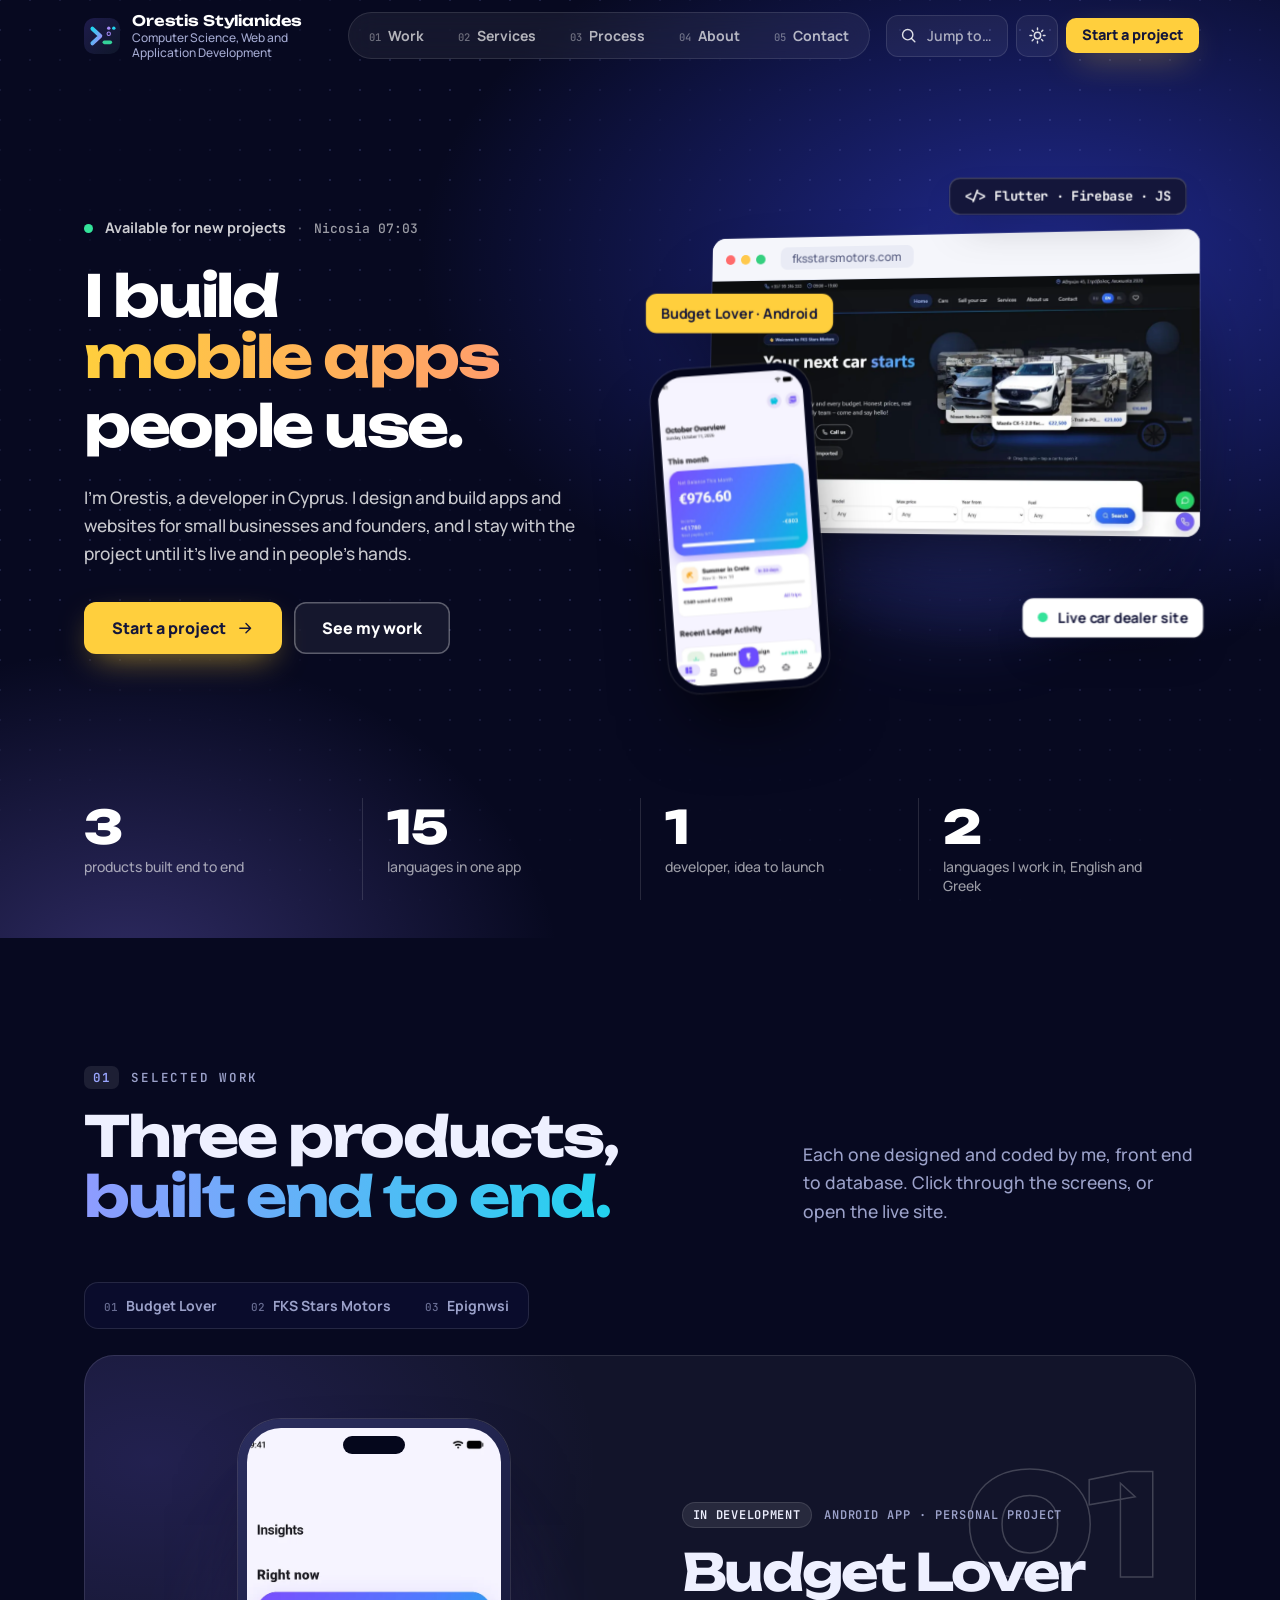
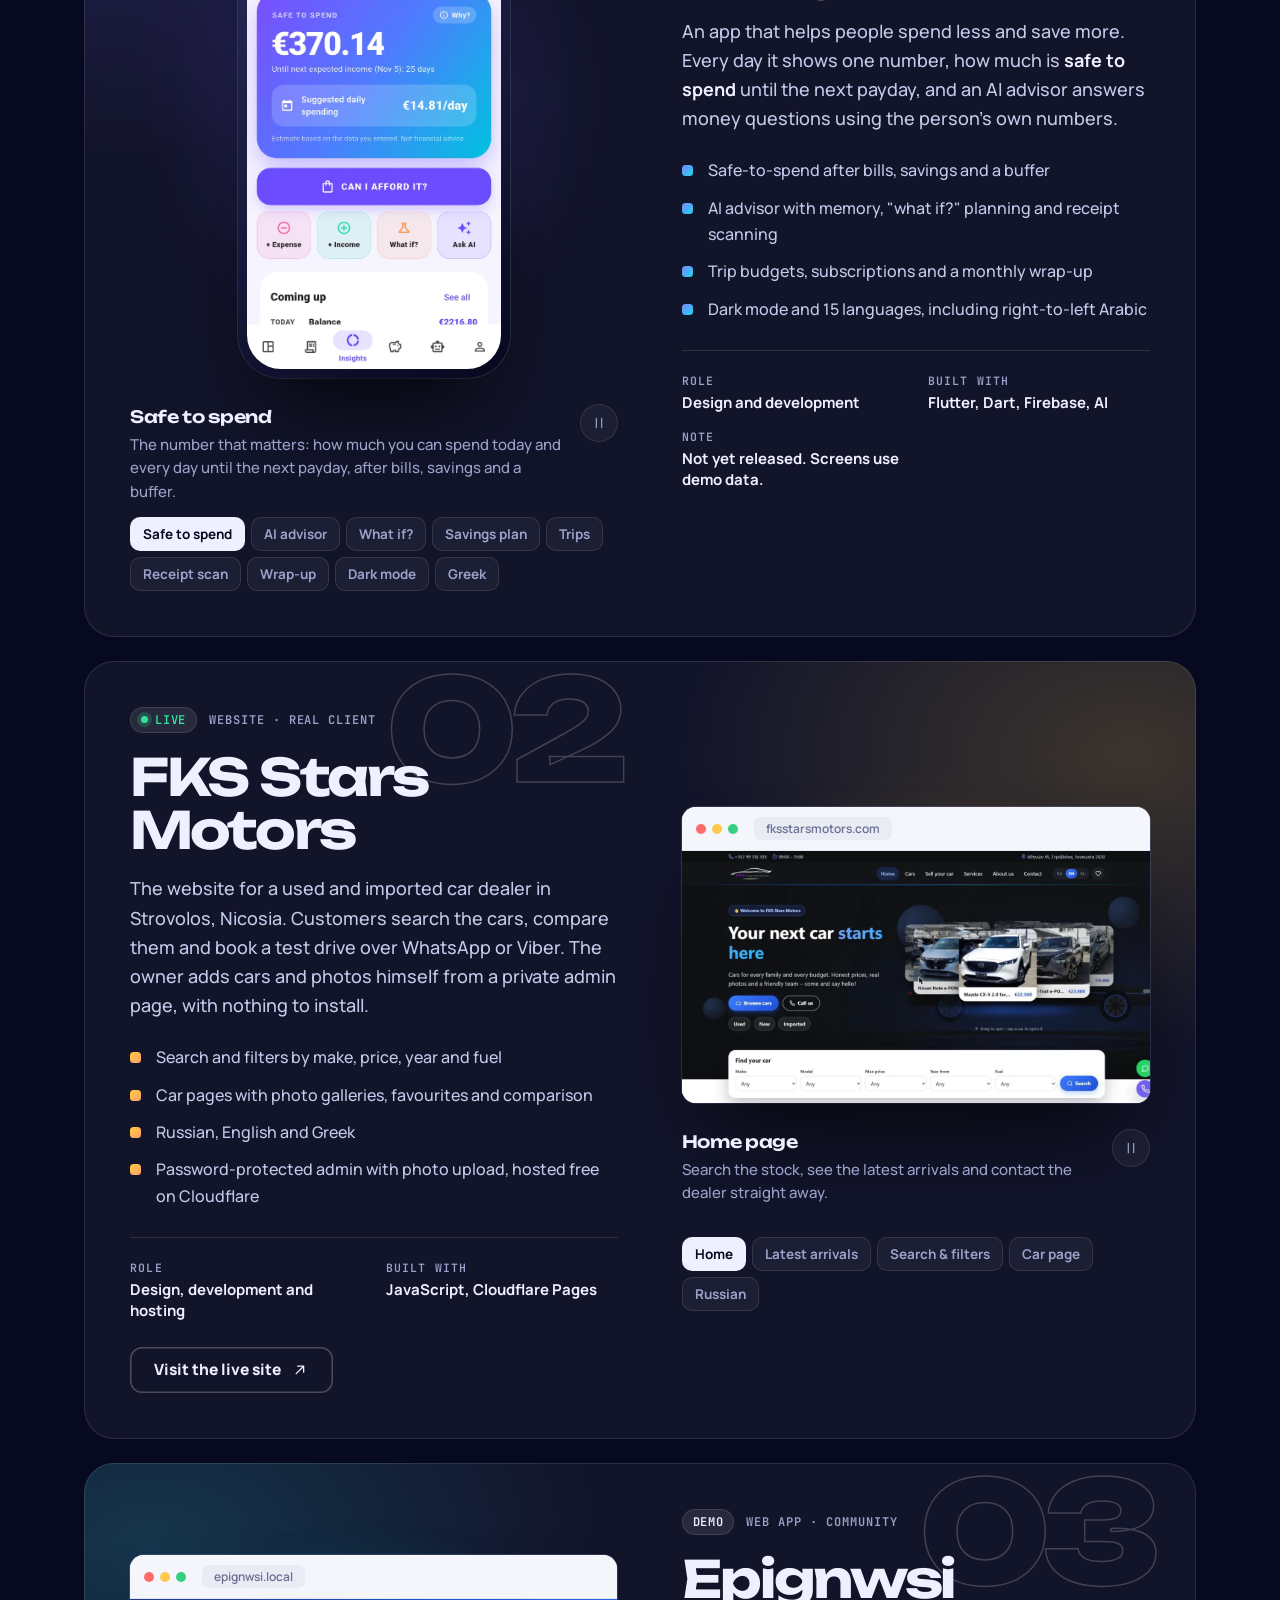
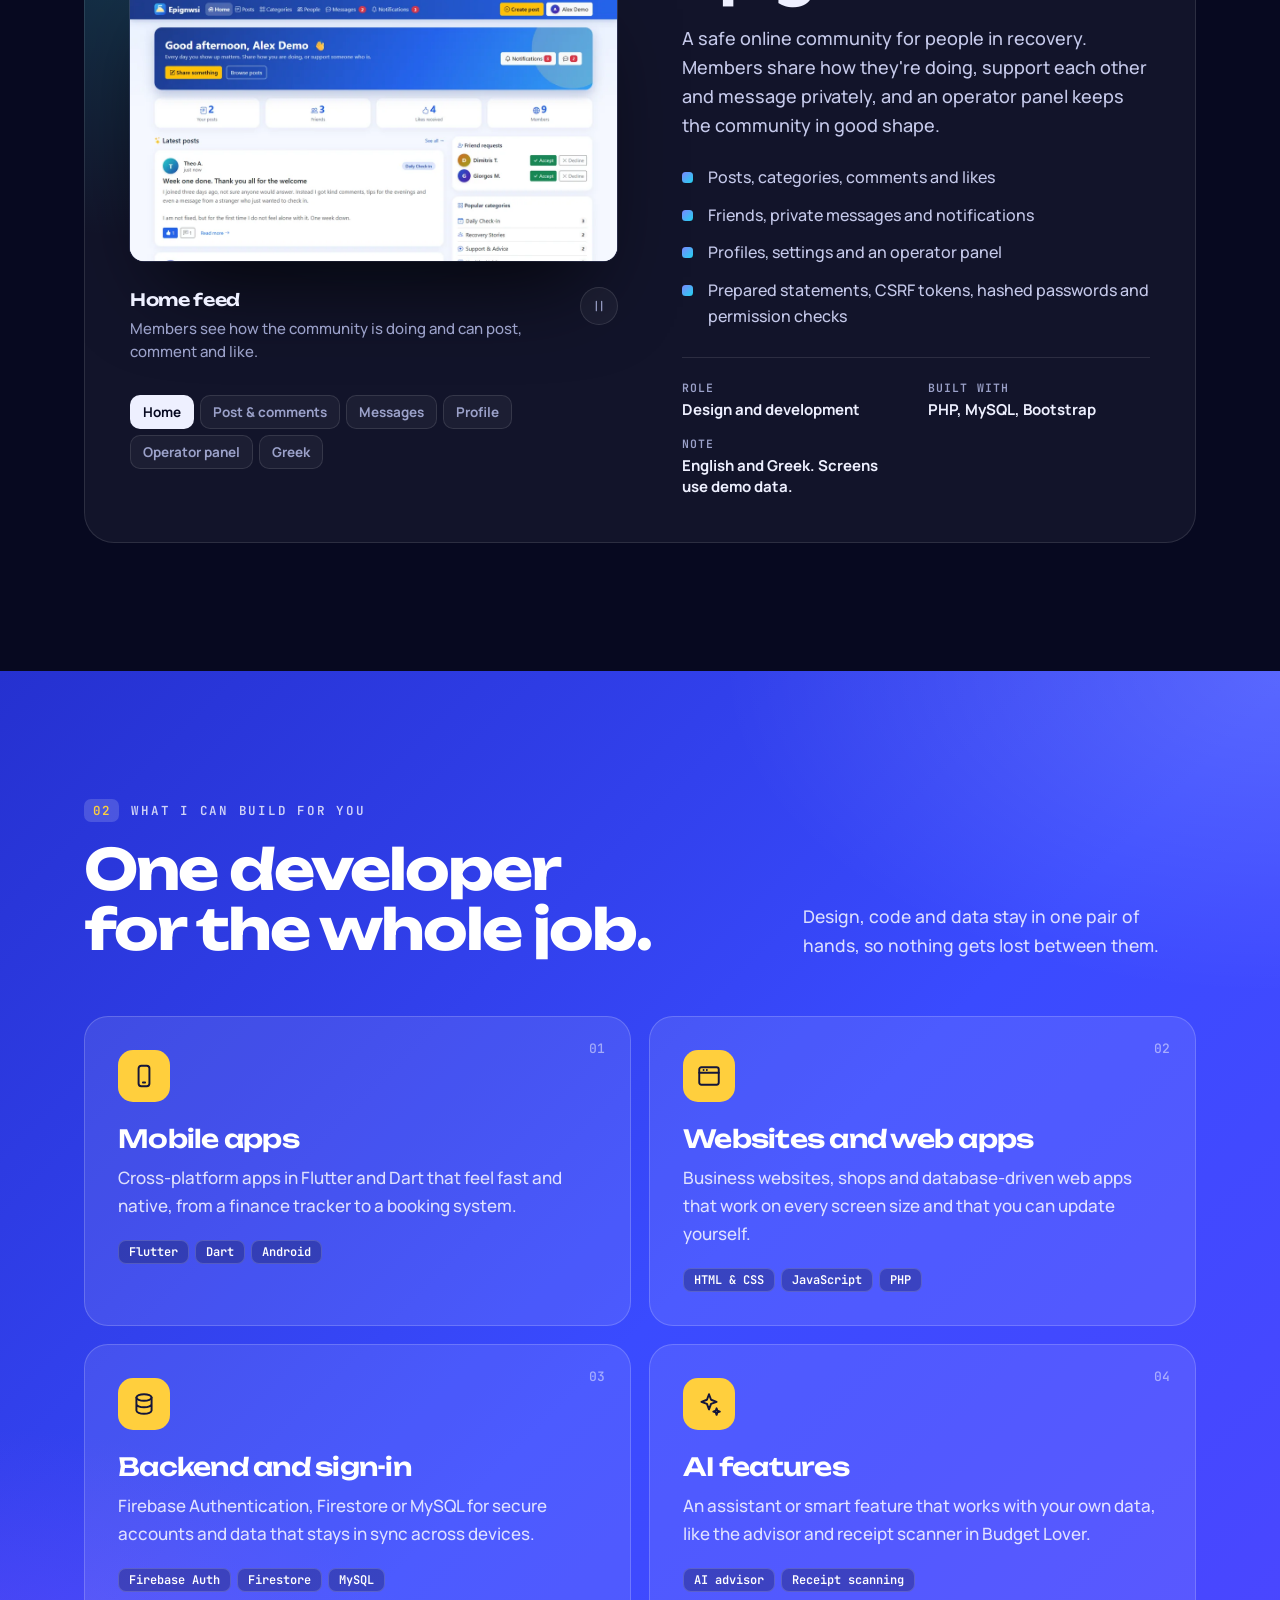
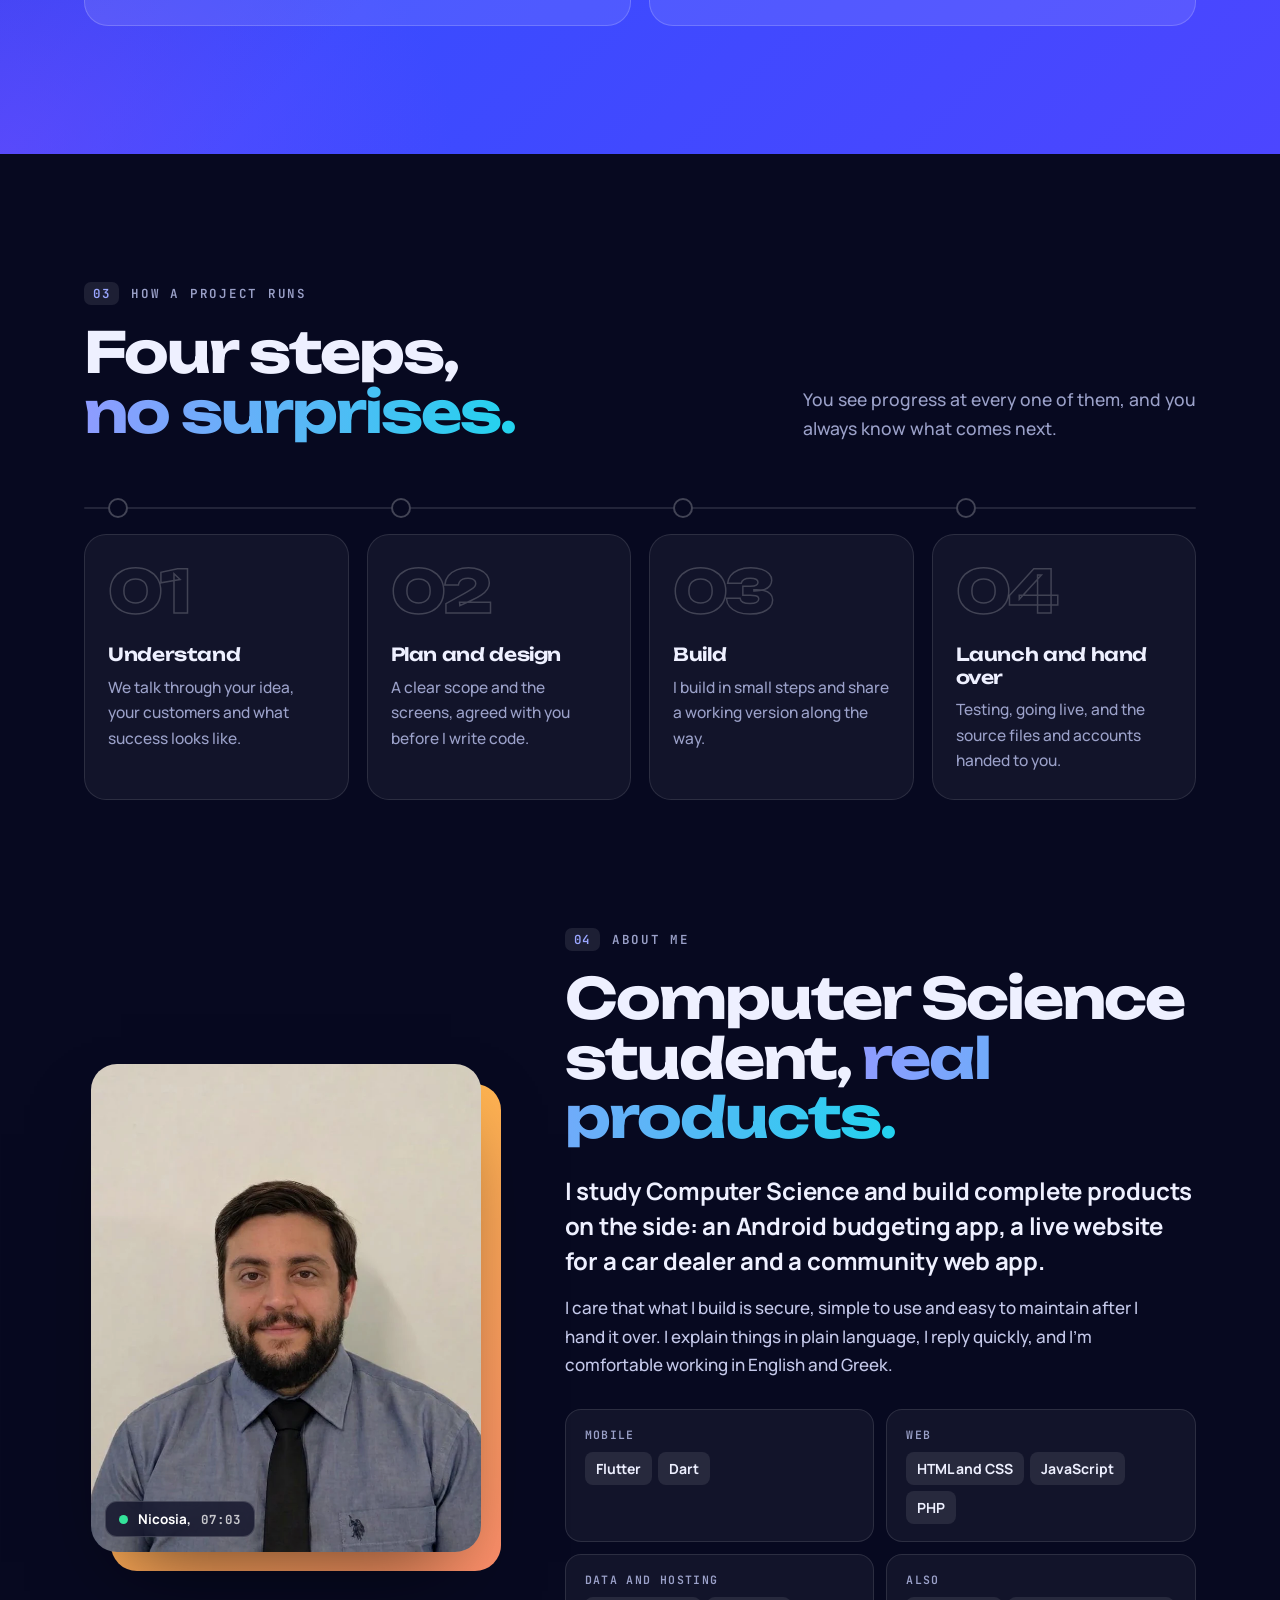
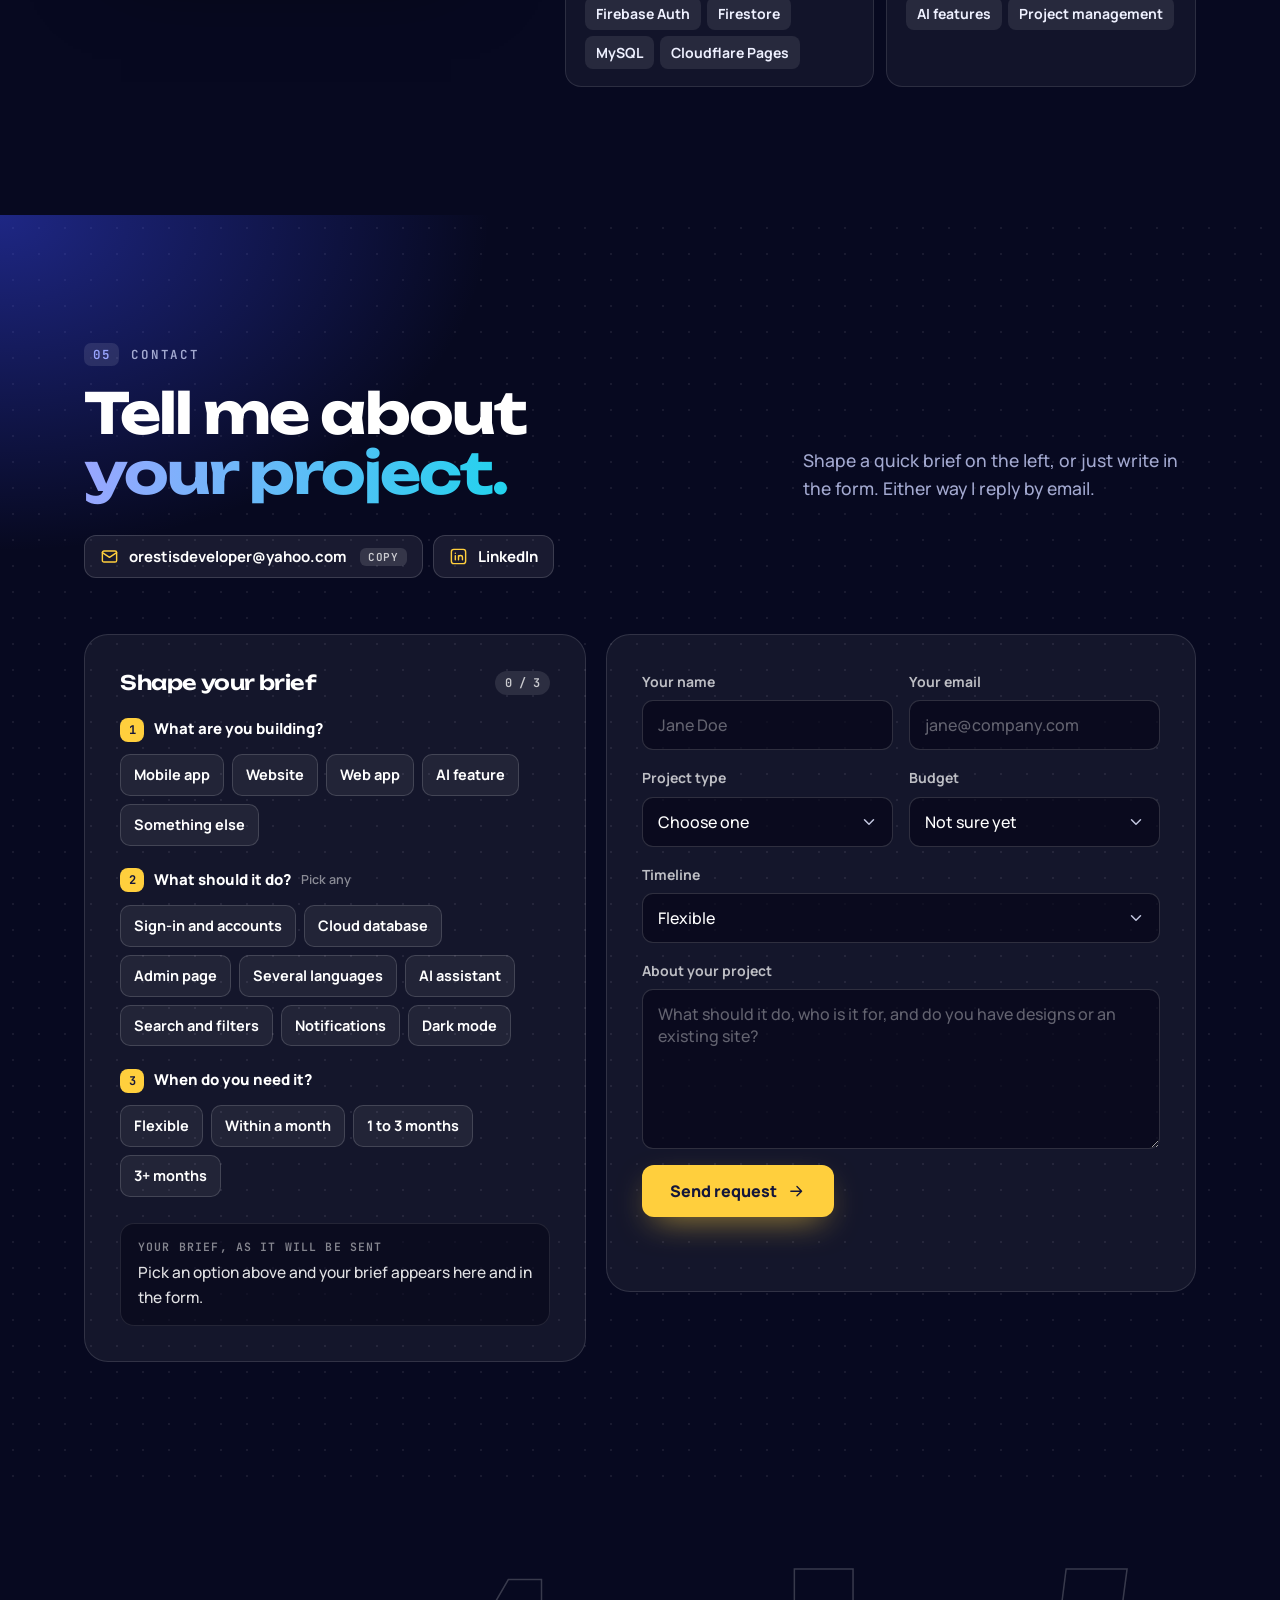
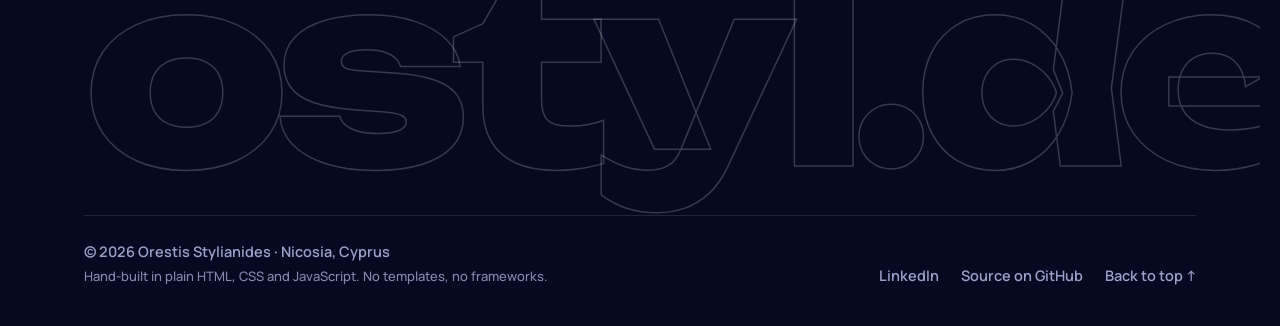
<file: index.html>
<!doctype html>
<html lang="en" data-theme="dark">
<head>
<meta charset="utf-8">
<meta name="viewport" content="width=device-width, initial-scale=1">
<title>Orestis Stylianides · App and web developer in Cyprus</title>
<meta name="description" content="Orestis Stylianides, a mobile and web developer in Nicosia, Cyprus. Apps and websites built from the first idea to launch: Flutter, Firebase, JavaScript, PHP and MySQL.">
<meta name="theme-color" content="#070920">
<link rel="canonical" href="https://ostyl.dev/">
<meta property="og:title" content="Orestis Stylianides · App and web developer">
<meta property="og:description" content="Mobile apps and websites built from the first idea to a working product. Flutter, Firebase, JavaScript, PHP and MySQL.">
<meta property="og:type" content="website">
<meta property="og:url" content="https://ostyl.dev/">
<meta property="og:image" content="https://ostyl.dev/assets/og.png">
<meta property="og:image:width" content="1200">
<meta property="og:image:height" content="630">
<meta name="twitter:card" content="summary_large_image">
<meta name="twitter:image" content="https://ostyl.dev/assets/og.png">
<link rel="icon" href="/favicon.svg" type="image/svg+xml">
<link rel="icon" href="/favicon-32.png" type="image/png" sizes="32x32">
<link rel="icon" href="/favicon.ico" sizes="any">
<link rel="apple-touch-icon" href="/apple-touch-icon.png">
<link rel="preconnect" href="https://fonts.googleapis.com">
<link rel="preconnect" href="https://fonts.gstatic.com" crossorigin>
<link href="https://fonts.googleapis.com/css2?family=Unbounded:wght@500;600;700;800&family=Manrope:wght@400;500;600;700;800&family=JetBrains+Mono:wght@500;600&display=swap" rel="stylesheet">
<script>
(function () {
  var d = document.documentElement; d.classList.add("js");
  try { var t = localStorage.getItem("theme"); d.dataset.theme = (t === "light" || t === "dark") ? t : "dark"; } catch (e) { d.dataset.theme = "dark"; }
})();
</script>
<link rel="stylesheet" href="css/style.css?v=6">
<script type="application/ld+json">
{
  "@context": "https://schema.org",
  "@type": "Person",
  "name": "Orestis Stylianides",
  "url": "https://ostyl.dev/",
  "jobTitle": "Mobile and web developer",
  "email": "mailto:orestisdeveloper@yahoo.com",
  "address": { "@type": "PostalAddress", "addressLocality": "Nicosia", "addressCountry": "CY" },
  "knowsAbout": ["Flutter", "Dart", "Firebase", "JavaScript", "PHP", "MySQL", "Web development", "Mobile app development"],
  "sameAs": [
    "https://www.linkedin.com/in/orestis-stylianidis-b73a7a3aa",
    "https://github.com/ostyl51"
  ]
}
</script>
</head>
<body>
<a class="skip" href="#main">Skip to content</a>
<div class="progress" id="progress" aria-hidden="true"></div>

<!-- ============ HEADER / NAVIGATION ============ -->
<header class="top" id="top">
  <a class="mark" href="#main" aria-label="Orestis Stylianides, back to the top">
    <img src="favicon.svg" alt="" width="36" height="36">
    <span class="mark-text"><b>Orestis Stylianides</b><small>Computer Science, Web and Application Development</small></span>
  </a>

  <nav class="pill" id="menu" aria-label="Main">
    <span class="pill-ind" aria-hidden="true"></span>
    <a href="#work"><i>01</i>Work</a>
    <a href="#services"><i>02</i>Services</a>
    <a href="#process"><i>03</i>Process</a>
    <a href="#about"><i>04</i>About</a>
    <a href="#contact"><i>05</i>Contact</a>
    <a class="btn btn-sun pill-cta" href="#contact">Start a project</a>
    <p class="pill-foot"><span class="dot" aria-hidden="true"></span>Available for new projects</p>
  </nav>

  <div class="tools">
    <button class="tool tool-search" id="openPalette" type="button" aria-haspopup="dialog" aria-label="Open quick search">
      <svg viewBox="0 0 24 24" aria-hidden="true"><circle cx="11" cy="11" r="6.5"/><path d="m20 20-4.2-4.2"/></svg>
      <span class="tool-label">Jump to…</span>
    </button>
    <button class="tool tool-icon" id="themeBtn" type="button" aria-label="Switch to light theme">
      <svg class="i-moon" viewBox="0 0 24 24" aria-hidden="true"><path d="M20 14.5A8 8 0 0 1 9.5 4 8.5 8.5 0 1 0 20 14.5z"/></svg>
      <svg class="i-sun" viewBox="0 0 24 24" aria-hidden="true"><circle cx="12" cy="12" r="4"/><path d="M12 2.5v2.2M12 19.3v2.2M2.5 12h2.2M19.3 12h2.2M5.3 5.3l1.5 1.5M17.2 17.2l1.5 1.5M5.3 18.7l1.5-1.5M17.2 6.8l1.5-1.5"/></svg>
    </button>
    <a class="btn btn-sun btn-sm tools-cta magnetic" href="#contact">Start a project</a>
    <button class="burger" id="burger" type="button" aria-label="Open menu" aria-expanded="false" aria-controls="menu"><span></span><span></span></button>
  </div>
</header>

<main id="main">

<!-- ============ HERO ============ -->
<section class="hero" id="hero" aria-labelledby="hero-title">
  <canvas class="grid-canvas" id="gridCanvas" aria-hidden="true"></canvas>
  <div class="hero-inner">
    <div class="hero-text">
      <p class="status"><span class="dot" aria-hidden="true"></span>Available for new projects<span class="status-sep" aria-hidden="true">·</span><span class="status-time">Nicosia <time id="clock">--:--</time></span></p>
      <h1 class="hero-title" id="hero-title">
        <span class="sr">I build mobile apps, websites and web apps that people actually use.</span>
        <span class="ht" aria-hidden="true">
          <span class="ht-line">I build</span>
          <span class="roller" id="roller"><span class="is-in">mobile apps</span><span>websites</span><span>web apps</span><span>AI features</span></span>
          <span class="ht-line">people use.</span>
        </span>
      </h1>
      <p class="lead">I'm Orestis, a developer in Cyprus. I design and build apps and websites for small businesses and founders, and I stay with the project until it's live and in people's hands.</p>
      <div class="actions">
        <a class="btn btn-sun btn-lg magnetic" href="#contact">Start a project<svg viewBox="0 0 24 24" aria-hidden="true"><path d="M5 12h14M13 6l6 6-6 6"/></svg></a>
        <a class="btn btn-ghost btn-lg magnetic" href="#work">See my work</a>
      </div>
    </div>

    <div class="scene" id="scene" aria-hidden="true">
      <div class="scene-glow"></div>
      <div class="scene-inner" id="sceneInner">
        <div class="d-browser">
          <div class="browser-bar"><i></i><i></i><i></i><span>fksstarsmotors.com</span></div>
          <img src="assets/fks/home.webp" alt="" width="1300" height="676" fetchpriority="high">
        </div>
        <div class="d-phone"><img src="assets/bl/home.webp" alt="" width="600" height="1277"></div>
        <p class="tag tag-a"><span class="dot"></span>Live car dealer site</p>
        <p class="tag tag-b">Budget Lover · Android</p>
        <p class="tag tag-c">&lt;/&gt; Flutter · Firebase · JS</p>
      </div>
    </div>
  </div>

  <ul class="stats" aria-label="Highlights">
    <li><b data-count="3">3</b><span>products built end to end</span></li>
    <li><b data-count="15">15</b><span>languages in one app</span></li>
    <li><b data-count="1">1</b><span>developer, idea to launch</span></li>
    <li><b data-count="2">2</b><span>languages I work in, English and Greek</span></li>
  </ul>
</section>

<!-- ============ WORK ============ -->
<section class="section work" id="work" aria-labelledby="work-title">
  <header class="section-head reveal">
    <p class="eyebrow"><span>01</span>Selected work</p>
    <h2 id="work-title">Three products,<br><em>built end to end.</em></h2>
    <p class="section-sub">Each one designed and coded by me, front end to database. Click through the screens, or open the live site.</p>
  </header>

  <nav class="work-nav" id="workNav" aria-label="Projects">
    <a href="#budget-lover"><i>01</i>Budget Lover</a>
    <a href="#fks"><i>02</i>FKS Stars Motors</a>
    <a href="#epignwsi"><i>03</i>Epignwsi</a>
  </nav>

  <!-- 01 Budget Lover -->
  <article class="case case-bl reveal" id="budget-lover" aria-labelledby="bl-title">
    <div class="case-media">
      <div class="device-wrap" data-tilt>
        <div class="glow"></div>
        <div class="device-phone"><img class="shot" src="assets/bl/safe.webp" alt="Budget Lover: safe to spend screen" width="600" height="1277"></div>
      </div>
      <div class="gallery" data-gallery>
        <div class="caption" aria-live="polite"><h4>Safe to spend</h4><p>The number that matters: how much you can spend today and every day until the next payday, after bills, savings and a buffer.</p></div>
        <div class="thumbs" role="group" aria-label="Budget Lover screens">
          <button type="button" class="on" data-src="assets/bl/safe.webp" data-alt="Budget Lover: safe to spend screen" data-title="Safe to spend" data-text="The number that matters: how much you can spend today and every day until the next payday, after bills, savings and a buffer.">Safe to spend</button>
          <button type="button" data-src="assets/bl/advisor.webp" data-alt="Budget Lover: AI advisor screen" data-title="AI advisor" data-text="Ask &quot;Can I afford €80?&quot; and get a verdict based on your real numbers, with what the purchase changes.">AI advisor</button>
          <button type="button" data-src="assets/bl/whatif.webp" data-alt="Budget Lover: what if planning screen" data-title="What if?" data-text="Test a decision before you make it. See the effect on safe to spend and balance; nothing is saved.">What if?</button>
          <button type="button" data-src="assets/bl/savings.webp" data-alt="Budget Lover: savings plan screen" data-title="Savings plan" data-text="How much you can save each month at three levels (safe, balanced, stretch), with a health score.">Savings plan</button>
          <button type="button" data-src="assets/bl/trip.webp" data-alt="Budget Lover: trip budget screen" data-title="Trip budgets" data-text="Plan a holiday, track it per day and per person, and save towards it. Live currency conversion included.">Trips</button>
          <button type="button" data-src="assets/bl/receipt.webp" data-alt="Budget Lover: receipt scanning screen" data-title="Receipt scanning" data-text="Snap a receipt and AI fills in the expense for you. Or type an amount and pick a category.">Receipt scan</button>
          <button type="button" data-src="assets/bl/wrapup.webp" data-alt="Budget Lover: monthly wrap-up screen" data-title="Monthly wrap-up" data-text="Your month in numbers, story-style, showing where the money went. Exportable as a PDF.">Wrap-up</button>
          <button type="button" data-src="assets/bl/dark_home.webp" data-alt="Budget Lover: home screen in dark mode" data-title="Dark mode" data-text="A full dark theme that follows your phone, across every screen.">Dark mode</button>
          <button type="button" data-src="assets/bl/greek_home.webp" data-alt="Budget Lover: home screen in Greek" data-title="15 languages" data-text="Fully translated, including right-to-left Arabic. Greek shown here.">Greek</button>
        </div>
        <button type="button" class="gal-ctl" aria-label="Pause automatic slideshow" aria-pressed="false"><svg class="i-pause" viewBox="0 0 24 24" aria-hidden="true"><path d="M8 5v14M16 5v14"/></svg><svg class="i-play" viewBox="0 0 24 24" aria-hidden="true"><path d="M7 5l12 7-12 7z"/></svg></button>
      </div>
    </div>

    <div class="case-body">
      <span class="case-no" aria-hidden="true">01</span>
      <p class="case-kind"><span class="badge">In development</span>Android app · personal project</p>
      <h3 id="bl-title">Budget Lover</h3>
      <p class="case-lead">An app that helps people spend less and save more. Every day it shows one number, how much is <b>safe to spend</b> until the next payday, and an AI advisor answers money questions using the person's own numbers.</p>
      <ul class="facts">
        <li>Safe-to-spend after bills, savings and a buffer</li>
        <li>AI advisor with memory, "what if?" planning and receipt scanning</li>
        <li>Trip budgets, subscriptions and a monthly wrap-up</li>
        <li>Dark mode and 15 languages, including right-to-left Arabic</li>
      </ul>
      <dl class="spec">
        <div><dt>Role</dt><dd>Design and development</dd></div>
        <div><dt>Built with</dt><dd>Flutter, Dart, Firebase, AI</dd></div>
        <div><dt>Note</dt><dd>Not yet released. Screens use demo data.</dd></div>
      </dl>
    </div>
  </article>

  <!-- 02 FKS Stars Motors -->
  <article class="case case-fks reveal" id="fks" aria-labelledby="fks-title">
    <div class="case-media">
      <div class="device-wrap" data-tilt>
        <div class="glow"></div>
        <div class="browser">
          <div class="browser-bar" aria-hidden="true"><i></i><i></i><i></i><span>fksstarsmotors.com</span></div>
          <div class="stage"><img class="shot" src="assets/fks/home.webp" alt="FKS Stars Motors home page" width="1300" height="676" loading="lazy"></div>
        </div>
      </div>
      <div class="gallery" data-gallery>
        <div class="caption" aria-live="polite"><h4>Home page</h4><p>Search the stock, see the latest arrivals and contact the dealer straight away.</p></div>
        <div class="thumbs" role="group" aria-label="FKS Stars Motors pages">
          <button type="button" class="on" data-src="assets/fks/home.webp" data-alt="FKS Stars Motors home page" data-title="Home page" data-text="Search the stock, see the latest arrivals and contact the dealer straight away.">Home</button>
          <button type="button" data-src="assets/fks/latest.webp" data-alt="FKS Stars Motors latest arrivals" data-title="Latest arrivals" data-text="The newest cars in stock, added by the owner from his own admin page.">Latest arrivals</button>
          <button type="button" data-src="assets/fks/cars.webp" data-alt="FKS Stars Motors car search with filters" data-title="Search and filters" data-text="Filter the whole stock by make, price, year and fuel.">Search &amp; filters</button>
          <button type="button" data-src="assets/fks/car.webp" data-alt="FKS Stars Motors car details page" data-title="Car page" data-text="Photo gallery, details, favourites and comparison, with a test drive request over WhatsApp or Viber.">Car page</button>
          <button type="button" data-src="assets/fks/russian.webp" data-alt="FKS Stars Motors home page in Russian" data-title="Russian, English and Greek" data-text="The whole site switches between three languages for the dealer's customers.">Russian</button>
        </div>
        <button type="button" class="gal-ctl" aria-label="Pause automatic slideshow" aria-pressed="false"><svg class="i-pause" viewBox="0 0 24 24" aria-hidden="true"><path d="M8 5v14M16 5v14"/></svg><svg class="i-play" viewBox="0 0 24 24" aria-hidden="true"><path d="M7 5l12 7-12 7z"/></svg></button>
      </div>
    </div>

    <div class="case-body">
      <span class="case-no" aria-hidden="true">02</span>
      <p class="case-kind"><span class="badge is-live">Live</span>Website · real client</p>
      <h3 id="fks-title">FKS Stars Motors</h3>
      <p class="case-lead">The website for a used and imported car dealer in Strovolos, Nicosia. Customers search the cars, compare them and book a test drive over WhatsApp or Viber. The owner adds cars and photos himself from a private admin page, with nothing to install.</p>
      <ul class="facts">
        <li>Search and filters by make, price, year and fuel</li>
        <li>Car pages with photo galleries, favourites and comparison</li>
        <li>Russian, English and Greek</li>
        <li>Password-protected admin with photo upload, hosted free on Cloudflare</li>
      </ul>
      <dl class="spec">
        <div><dt>Role</dt><dd>Design, development and hosting</dd></div>
        <div><dt>Built with</dt><dd>JavaScript, Cloudflare Pages</dd></div>
      </dl>
      <a class="btn btn-line magnetic" href="https://fksstarsmotors.com" target="_blank" rel="noopener">Visit the live site<svg viewBox="0 0 24 24" aria-hidden="true"><path d="M7 17 17 7M9 7h8v8"/></svg></a>
    </div>
  </article>

  <!-- 03 Epignwsi -->
  <article class="case case-ep reveal" id="epignwsi" aria-labelledby="ep-title">
    <div class="case-media">
      <div class="device-wrap" data-tilt>
        <div class="glow"></div>
        <div class="browser">
          <div class="browser-bar" aria-hidden="true"><i></i><i></i><i></i><span>epignwsi.local</span></div>
          <div class="stage"><img class="shot" src="assets/ep/home.webp" alt="Epignwsi home feed" width="1100" height="792" loading="lazy"></div>
        </div>
      </div>
      <div class="gallery" data-gallery>
        <div class="caption" aria-live="polite"><h4>Home feed</h4><p>Members see how the community is doing and can post, comment and like.</p></div>
        <div class="thumbs" role="group" aria-label="Epignwsi screens">
          <button type="button" class="on" data-src="assets/ep/home.webp" data-alt="Epignwsi home feed" data-title="Home feed" data-text="Members see how the community is doing and can post, comment and like.">Home</button>
          <button type="button" data-src="assets/ep/post.webp" data-alt="Epignwsi post with comments" data-title="Post and comments" data-text="Share how you are doing and get support in the comments.">Post &amp; comments</button>
          <button type="button" data-src="assets/ep/messages.webp" data-alt="Epignwsi private messages" data-title="Private messages" data-text="Friends can talk privately, with notifications for new messages.">Messages</button>
          <button type="button" data-src="assets/ep/profile.webp" data-alt="Epignwsi profile page" data-title="Profile" data-text="Each member has a profile and their own settings.">Profile</button>
          <button type="button" data-src="assets/ep/operator.webp" data-alt="Epignwsi operator panel" data-title="Operator panel" data-text="A panel that lets the operator keep the community in good shape.">Operator panel</button>
          <button type="button" data-src="assets/ep/greek.webp" data-alt="Epignwsi home feed in Greek" data-title="English and Greek" data-text="The community works in both English and Greek.">Greek</button>
        </div>
        <button type="button" class="gal-ctl" aria-label="Pause automatic slideshow" aria-pressed="false"><svg class="i-pause" viewBox="0 0 24 24" aria-hidden="true"><path d="M8 5v14M16 5v14"/></svg><svg class="i-play" viewBox="0 0 24 24" aria-hidden="true"><path d="M7 5l12 7-12 7z"/></svg></button>
      </div>
    </div>

    <div class="case-body">
      <span class="case-no" aria-hidden="true">03</span>
      <p class="case-kind"><span class="badge">Demo</span>Web app · community</p>
      <h3 id="ep-title">Epignwsi</h3>
      <p class="case-lead">A safe online community for people in recovery. Members share how they're doing, support each other and message privately, and an operator panel keeps the community in good shape.</p>
      <ul class="facts">
        <li>Posts, categories, comments and likes</li>
        <li>Friends, private messages and notifications</li>
        <li>Profiles, settings and an operator panel</li>
        <li>Prepared statements, CSRF tokens, hashed passwords and permission checks</li>
      </ul>
      <dl class="spec">
        <div><dt>Role</dt><dd>Design and development</dd></div>
        <div><dt>Built with</dt><dd>PHP, MySQL, Bootstrap</dd></div>
        <div><dt>Note</dt><dd>English and Greek. Screens use demo data.</dd></div>
      </dl>
    </div>
  </article>
</section>

<!-- ============ SERVICES ============ -->
<section class="band services" id="services" aria-labelledby="services-title">
  <div class="band-inner">
    <header class="section-head reveal">
      <p class="eyebrow"><span>02</span>What I can build for you</p>
      <h2 id="services-title">One developer<br>for the whole job.</h2>
      <p class="section-sub">Design, code and data stay in one pair of hands, so nothing gets lost between them.</p>
    </header>
    <div class="svc-grid">
      <article class="svc reveal" data-spot>
        <span class="svc-no">01</span>
        <div class="svc-ico"><svg viewBox="0 0 24 24" aria-hidden="true"><rect x="7" y="2.5" width="10" height="19" rx="2.5"/><path d="M11 18h2"/></svg></div>
        <h3>Mobile apps</h3>
        <p>Cross-platform apps in Flutter and Dart that feel fast and native, from a finance tracker to a booking system.</p>
        <ul class="svc-tags"><li>Flutter</li><li>Dart</li><li>Android</li></ul>
      </article>
      <article class="svc reveal" data-spot>
        <span class="svc-no">02</span>
        <div class="svc-ico"><svg viewBox="0 0 24 24" aria-hidden="true"><rect x="3" y="4" width="18" height="16" rx="2"/><path d="M3 9h18M7 6.5h.01M10 6.5h.01"/></svg></div>
        <h3>Websites and web apps</h3>
        <p>Business websites, shops and database-driven web apps that work on every screen size and that you can update yourself.</p>
        <ul class="svc-tags"><li>HTML &amp; CSS</li><li>JavaScript</li><li>PHP</li></ul>
      </article>
      <article class="svc reveal" data-spot>
        <span class="svc-no">03</span>
        <div class="svc-ico"><svg viewBox="0 0 24 24" aria-hidden="true"><ellipse cx="12" cy="6" rx="7" ry="3"/><path d="M5 6v6c0 1.7 3.1 3 7 3s7-1.3 7-3V6M5 12v6c0 1.7 3.1 3 7 3s7-1.3 7-3v-6"/></svg></div>
        <h3>Backend and sign-in</h3>
        <p>Firebase Authentication, Firestore or MySQL for secure accounts and data that stays in sync across devices.</p>
        <ul class="svc-tags"><li>Firebase Auth</li><li>Firestore</li><li>MySQL</li></ul>
      </article>
      <article class="svc reveal" data-spot>
        <span class="svc-no">04</span>
        <div class="svc-ico"><svg viewBox="0 0 24 24" aria-hidden="true"><path d="M12 3l1.9 5.1L19 10l-5.1 1.9L12 17l-1.9-5.1L5 10l5.1-1.9zM19 16l.8 2.2L22 19l-2.2.8L19 22l-.8-2.2L16 19l2.2-.8z"/></svg></div>
        <h3>AI features</h3>
        <p>An assistant or smart feature that works with your own data, like the advisor and receipt scanner in Budget Lover.</p>
        <ul class="svc-tags"><li>AI advisor</li><li>Receipt scanning</li></ul>
      </article>
    </div>
  </div>
</section>

<!-- ============ PROCESS ============ -->
<section class="section process" id="process" aria-labelledby="process-title">
  <header class="section-head reveal">
    <p class="eyebrow"><span>03</span>How a project runs</p>
    <h2 id="process-title">Four steps,<br><em>no surprises.</em></h2>
    <p class="section-sub">You see progress at every one of them, and you always know what comes next.</p>
  </header>
  <ol class="timeline" id="timeline">
    <li class="step reveal"><span class="step-dot" aria-hidden="true"></span><span class="step-n">01</span><h3>Understand</h3><p>We talk through your idea, your customers and what success looks like.</p></li>
    <li class="step reveal"><span class="step-dot" aria-hidden="true"></span><span class="step-n">02</span><h3>Plan and design</h3><p>A clear scope and the screens, agreed with you before I write code.</p></li>
    <li class="step reveal"><span class="step-dot" aria-hidden="true"></span><span class="step-n">03</span><h3>Build</h3><p>I build in small steps and share a working version along the way.</p></li>
    <li class="step reveal"><span class="step-dot" aria-hidden="true"></span><span class="step-n">04</span><h3>Launch and hand over</h3><p>Testing, going live, and the source files and accounts handed to you.</p></li>
  </ol>
</section>

<!-- ============ ABOUT ============ -->
<section class="section about" id="about" aria-labelledby="about-title">
  <figure class="about-photo reveal" data-tilt>
    <img src="assets/orestis.webp" alt="Portrait of Orestis Stylianides" width="760" height="950" loading="lazy">
    <figcaption><span class="dot" aria-hidden="true"></span>Nicosia, <time id="clock2">--:--</time></figcaption>
  </figure>
  <div class="about-body reveal">
    <p class="eyebrow"><span>04</span>About me</p>
    <h2 id="about-title">Computer Science<br>student, <em>real products.</em></h2>
    <p class="about-lead">I study Computer Science and build complete products on the side: an Android budgeting app, a live website for a car dealer and a community web app.</p>
    <p>I care that what I build is secure, simple to use and easy to maintain after I hand it over. I explain things in plain language, I reply quickly, and I'm comfortable working in English and Greek.</p>
    <div class="skill-groups">
      <div><h3>Mobile</h3><ul><li>Flutter</li><li>Dart</li></ul></div>
      <div><h3>Web</h3><ul><li>HTML and CSS</li><li>JavaScript</li><li>PHP</li></ul></div>
      <div><h3>Data and hosting</h3><ul><li>Firebase Auth</li><li>Firestore</li><li>MySQL</li><li>Cloudflare Pages</li></ul></div>
      <div><h3>Also</h3><ul><li>AI features</li><li>Project management</li></ul></div>
    </div>
  </div>
</section>

<!-- ============ CONTACT ============ -->
<section class="contact" id="contact" aria-labelledby="contact-title">
  <div class="contact-inner">
    <header class="contact-head reveal">
      <p class="eyebrow"><span>05</span>Contact</p>
      <h2 id="contact-title">Tell me about<br><em>your project.</em></h2>
      <p class="section-sub">Shape a quick brief on the left, or just write in the form. Either way I reply by email.</p>
      <ul class="contact-links">
        <li><button type="button" class="copy-mail" id="copyMail" data-email="orestisdeveloper@yahoo.com" aria-label="Copy email address orestisdeveloper@yahoo.com"><svg viewBox="0 0 24 24" aria-hidden="true"><rect x="3" y="5" width="18" height="14" rx="2"/><path d="m3 7 9 6 9-6"/></svg><span>orestisdeveloper@yahoo.com</span><em>Copy</em></button></li>
        <li><a href="https://www.linkedin.com/in/orestis-stylianidis-b73a7a3aa" target="_blank" rel="noopener"><svg viewBox="0 0 24 24" aria-hidden="true"><rect x="3" y="3" width="18" height="18" rx="3"/><path d="M8 11v5M8 8h.01M12 16v-5M12 13c0-3 5-3 5 0v3"/></svg>LinkedIn</a></li>
      </ul>
    </header>

    <div class="contact-grid">
      <!-- Brief builder: fills in the form on the right -->
      <div class="planner reveal" id="planner">
        <div class="planner-top"><h3>Shape your brief</h3><span class="planner-count" id="plannerCount">0 / 3</span></div>
        <fieldset class="q">
          <legend><span>1</span>What are you building?</legend>
          <div class="opts">
            <label class="opt"><input type="radio" name="pType" value="mobile-app"><span>Mobile app</span></label>
            <label class="opt"><input type="radio" name="pType" value="website"><span>Website</span></label>
            <label class="opt"><input type="radio" name="pType" value="web-app"><span>Web app</span></label>
            <label class="opt"><input type="radio" name="pType" value="ai-feature"><span>AI feature</span></label>
            <label class="opt"><input type="radio" name="pType" value="other"><span>Something else</span></label>
          </div>
        </fieldset>
        <fieldset class="q">
          <legend><span>2</span>What should it do? <small>Pick any</small></legend>
          <div class="opts">
            <label class="opt"><input type="checkbox" name="pFeat" value="sign-in and user accounts"><span>Sign-in and accounts</span></label>
            <label class="opt"><input type="checkbox" name="pFeat" value="a cloud database that syncs across devices"><span>Cloud database</span></label>
            <label class="opt"><input type="checkbox" name="pFeat" value="an admin page where I can update content myself"><span>Admin page</span></label>
            <label class="opt"><input type="checkbox" name="pFeat" value="several languages"><span>Several languages</span></label>
            <label class="opt"><input type="checkbox" name="pFeat" value="an AI assistant"><span>AI assistant</span></label>
            <label class="opt"><input type="checkbox" name="pFeat" value="search and filters"><span>Search and filters</span></label>
            <label class="opt"><input type="checkbox" name="pFeat" value="notifications"><span>Notifications</span></label>
            <label class="opt"><input type="checkbox" name="pFeat" value="a dark mode"><span>Dark mode</span></label>
          </div>
        </fieldset>
        <fieldset class="q">
          <legend><span>3</span>When do you need it?</legend>
          <div class="opts">
            <label class="opt"><input type="radio" name="pTime" value="flexible"><span>Flexible</span></label>
            <label class="opt"><input type="radio" name="pTime" value="1-month"><span>Within a month</span></label>
            <label class="opt"><input type="radio" name="pTime" value="1-3-months"><span>1 to 3 months</span></label>
            <label class="opt"><input type="radio" name="pTime" value="3-months-plus"><span>3+ months</span></label>
          </div>
        </fieldset>
        <div class="brief" aria-live="polite">
          <p class="brief-label">Your brief, as it will be sent</p>
          <p class="brief-text" id="briefText">Pick an option above and your brief appears here and in the form.</p>
        </div>
      </div>

      <form class="contact-form reveal" id="contactForm" novalidate>
        <div class="form-row">
          <label>Your name<input name="name" type="text" autocomplete="name" required maxlength="100" placeholder="Jane Doe"></label>
          <label>Your email<input name="email" type="email" autocomplete="email" required maxlength="200" placeholder="jane@company.com"></label>
        </div>
        <div class="form-row">
          <label>Project type
            <select name="projectType" required>
              <option value="" selected disabled>Choose one</option>
              <option value="mobile-app">Mobile app</option>
              <option value="website">Website</option>
              <option value="web-app">Web app</option>
              <option value="ai-feature">AI feature</option>
              <option value="other">Something else</option>
            </select>
          </label>
          <label>Budget
            <select name="budget">
              <option value="not-sure" selected>Not sure yet</option>
              <option value="under-500">Under €500</option>
              <option value="500-1500">€500 – €1,500</option>
              <option value="1500-5000">€1,500 – €5,000</option>
              <option value="5000-plus">€5,000+</option>
            </select>
          </label>
        </div>
        <label>Timeline
          <select name="timeline">
            <option value="flexible" selected>Flexible</option>
            <option value="1-month">Within a month</option>
            <option value="1-3-months">1 – 3 months</option>
            <option value="3-months-plus">3+ months</option>
          </select>
        </label>
        <label>About your project<textarea name="message" rows="6" required maxlength="3000" placeholder="What should it do, who is it for, and do you have designs or an existing site?"></textarea></label>
        <label class="hp" aria-hidden="true">Leave this empty<input name="website" type="text" tabindex="-1" autocomplete="off"></label>
        <button class="btn btn-sun btn-lg" type="submit" id="formSubmit">Send request<svg viewBox="0 0 24 24" aria-hidden="true"><path d="M5 12h14M13 6l6 6-6 6"/></svg></button>
        <p class="form-status" id="formStatus" role="status" aria-live="polite"></p>
      </form>
    </div>
  </div>
</section>
</main>

<!-- ============ FOOTER ============ -->
<footer class="foot">
  <p class="foot-word" aria-hidden="true">ostyl.dev</p>
  <div class="foot-row">
    <p>© <span id="year">2026</span> Orestis Stylianides · Nicosia, Cyprus<br><small>Hand-built in plain HTML, CSS and JavaScript. No templates, no frameworks.</small></p>
    <nav aria-label="Profiles">
      <a href="https://www.linkedin.com/in/orestis-stylianidis-b73a7a3aa" target="_blank" rel="noopener">LinkedIn</a>
      <a href="https://github.com/ostyl51/ostyl51.github.io" target="_blank" rel="noopener">Source on GitHub</a>
      <a href="#main">Back to top ↑</a>
    </nav>
  </div>
</footer>

<!-- ============ COMMAND PALETTE ============ -->
<dialog class="palette" id="palette" aria-label="Quick search">
  <div class="pal-search">
    <svg viewBox="0 0 24 24" aria-hidden="true"><circle cx="11" cy="11" r="6.5"/><path d="m20 20-4.2-4.2"/></svg>
    <input id="palInput" type="text" placeholder="Where do you want to go?" autocomplete="off" spellcheck="false" aria-label="Search sections, projects and links" role="combobox" aria-expanded="true" aria-controls="palList" aria-autocomplete="list">
    <kbd>Esc</kbd>
  </div>
  <ul class="pal-list" id="palList" role="listbox" aria-label="Results"></ul>
  <p class="pal-foot"><span><kbd>↑</kbd><kbd>↓</kbd> move</span><span><kbd>Enter</kbd> open</span><span><kbd>Esc</kbd> close</span></p>
</dialog>

<div class="toast" id="toast" role="status" aria-live="polite"></div>

<script src="js/main.js?v=9"></script>
<script type="module" src="js/request.js?v=6"></script>
</body>
</html>
</file>
<file: css/style.css>
/* Orestis Stylianides, portfolio
   night #070920 · ultramarine #3a4bff · sun #ffcf3d · cyan #22d3ee
   Unbounded (headings), Manrope (text), JetBrains Mono (labels)
   Dark by default, light theme on request. Header, hero, contact and the services band stay dark in both. */

:root {
  --font-head: "Unbounded", "Segoe UI", system-ui, sans-serif;
  --font: "Manrope", "Segoe UI", system-ui, sans-serif;
  --mono: "JetBrains Mono", ui-monospace, "Cascadia Code", Consolas, monospace;
  --gutter: clamp(18px, 5vw, 72px);
  --max: 1240px;
  --header-h: 72px;

  --night: #070920;
  --blue: #3a4bff;
  --blue-2: #7b86ff;
  --sun: #ffcf3d;
  --cyan: #22d3ee;
  --green: #34e39a;
  --violet: #8b7bff;
}

/* theme tokens: dark (default) */
:root, [data-theme="dark"] {
  color-scheme: dark;
  --bg: #070920;
  --bg-2: #0b0e2e;
  --card: rgba(255, 255, 255, .045);
  --card-2: rgba(255, 255, 255, .09);
  --line: rgba(255, 255, 255, .11);
  --line-2: rgba(255, 255, 255, .24);
  --text: #eef0ff;
  --text-2: #c5c9ea;
  --muted: #9ba1c9;
  --accent: #9aa6ff;
  --em-grad: linear-gradient(95deg, #8f9bff 0%, #22d3ee 100%);
  --glass: rgba(12, 14, 48, .8);
  --stroke: rgba(255, 255, 255, .2);
  --focus: var(--sun);
  --on-text: var(--bg);
}
[data-theme="light"] {
  color-scheme: light;
  --bg: #f4f5fa;
  --bg-2: #eaecf6;
  --card: #ffffff;
  --card-2: #eceef8;
  --line: #dcdfeb;
  --line-2: #b9bed4;
  --text: #0f1230;
  --text-2: #353a5a;
  --muted: #5a5f7a;
  --accent: #2f3fe0;
  --em-grad: linear-gradient(95deg, #2f3fe0 0%, #7a4dff 100%);
  --glass: rgba(255, 255, 255, .85);
  --stroke: rgba(15, 18, 48, .22);
  --focus: var(--blue);
  --on-text: #fff;
}
/* blocks that are always dark */
.top, .hero, .band, .contact, .palette, .toast {
  --card: rgba(255, 255, 255, .05);
  --card-2: rgba(255, 255, 255, .1);
  --line: rgba(255, 255, 255, .12);
  --line-2: rgba(255, 255, 255, .28);
  --text: #eef0ff;
  --text-2: #c5c9ea;
  --muted: #a3a9d0;
  --accent: #9aa6ff;
  --focus: var(--sun);
  --on-text: #070920;
  --em-grad: linear-gradient(95deg, #9aa6ff 0%, #22d3ee 100%);
  color-scheme: dark;
}

* { box-sizing: border-box; margin: 0; padding: 0; }
html { scroll-behavior: smooth; scroll-padding-top: 90px; -webkit-text-size-adjust: 100%; scrollbar-color: #4a52a8 var(--bg); }
body { background: var(--bg); color: var(--text); font: 500 17px/1.65 var(--font); -webkit-font-smoothing: antialiased; overflow-x: clip; }
img, canvas { display: block; max-width: 100%; }
img { height: auto; }
a { color: inherit; }
ul, ol { list-style: none; }
button { font: inherit; color: inherit; background: none; border: 0; cursor: pointer; }
svg { width: 1.15em; height: 1.15em; fill: none; stroke: currentColor; stroke-width: 1.8; stroke-linecap: round; stroke-linejoin: round; flex: none; }
:focus-visible { outline: 3px solid var(--focus); outline-offset: 3px; border-radius: 6px; }
::selection { background: var(--sun); color: #14163a; }
h1, h2, h3, h4 { font-family: var(--font-head); font-weight: 600; }
kbd { font: 600 11.5px var(--mono); padding: 2px 7px; border-radius: 6px; background: rgba(255, 255, 255, .1); box-shadow: inset 0 0 0 1px rgba(255, 255, 255, .16); color: inherit; }
.sr { position: absolute; width: 1px; height: 1px; overflow: hidden; clip-path: inset(50%); white-space: nowrap; }

.skip { position: fixed; left: 12px; top: -70px; z-index: 200; padding: 10px 16px; background: var(--sun); color: #14163a; border-radius: 8px; text-decoration: none; font-weight: 800; transition: top .15s; }
.skip:focus { top: 12px; }

.progress { position: fixed; z-index: 90; left: 0; top: 0; width: 100%; height: 3px; transform-origin: 0 50%; transform: scaleX(var(--p, 0)); background: linear-gradient(90deg, var(--blue-2), var(--cyan), var(--sun)); pointer-events: none; }

/* ---------- buttons ---------- */
.btn {
  display: inline-flex; align-items: center; justify-content: center; gap: 10px; padding: 14px 24px; border-radius: 12px;
  background: var(--blue); color: #fff; font: 800 15.5px/1 var(--font); text-decoration: none; white-space: nowrap;
  transition: background .18s, color .18s, box-shadow .18s, transform .18s;
}
.btn svg { transition: transform .2s; }
.btn:hover svg { transform: translateX(3px); }
.btn-sun { background: var(--sun); color: #14163a; box-shadow: 0 12px 34px -12px rgba(255, 207, 61, .7); }
.btn-sun:hover { background: #ffdb6c; box-shadow: 0 16px 40px -12px rgba(255, 207, 61, .9); }
.btn-ghost { background: rgba(255, 255, 255, .06); color: #fff; box-shadow: inset 0 0 0 1.5px rgba(255, 255, 255, .3); }
.btn-ghost:hover { background: rgba(255, 255, 255, .14); }
.btn-line { background: transparent; color: var(--text); box-shadow: inset 0 0 0 1.5px var(--line-2); margin-top: 26px; }
.btn-line:hover { background: var(--text); color: var(--on-text); box-shadow: none; }
.btn-sm { padding: 10px 16px; font-size: 14.5px; border-radius: 10px; }
.btn-lg { padding: 17px 28px; font-size: 16px; }
.btn[disabled] { opacity: .6; cursor: progress; }
.magnetic { will-change: transform; }

.dot { display: inline-block; flex: none; width: 9px; height: 9px; border-radius: 50%; background: var(--green); box-shadow: 0 0 0 0 rgba(52, 227, 154, .55); animation: pulse 2.2s infinite; }
@keyframes pulse { 70% { box-shadow: 0 0 0 9px rgba(52, 227, 154, 0); } 100% { box-shadow: 0 0 0 0 rgba(52, 227, 154, 0); } }

/* ---------- header / navigation ---------- */
.top {
  position: fixed; z-index: 80; inset: 0 0 auto 0; height: var(--header-h); padding: 0 max(var(--gutter), calc((100% - var(--max)) / 2 + var(--gutter)));
  display: grid; grid-template-columns: minmax(max-content, 1fr) auto minmax(max-content, 1fr); align-items: center; gap: 16px; color: #fff;
  border-bottom: 1px solid transparent; transition: background .25s, border-color .25s, backdrop-filter .25s;
}
.top.scrolled { background: rgba(7, 9, 32, .78); backdrop-filter: blur(16px) saturate(1.4); -webkit-backdrop-filter: blur(16px) saturate(1.4); border-color: rgba(255, 255, 255, .09); }
.mark { display: inline-flex; align-items: center; gap: 12px; text-decoration: none; justify-self: start; }
.mark img { border-radius: 10px; }
.mark-text { display: grid; line-height: 1.15; white-space: nowrap; }
.mark-text b { font: 600 14.5px var(--font-head); letter-spacing: -.01em; }
.mark-text small { font: 500 12px/1.25 var(--font); color: var(--muted); white-space: normal; max-width: 200px; }

.pill {
  position: relative; display: flex; align-items: center; gap: 2px; padding: 5px; border-radius: 999px;
  background: rgba(255, 255, 255, .06); box-shadow: inset 0 0 0 1px rgba(255, 255, 255, .11); backdrop-filter: blur(14px); -webkit-backdrop-filter: blur(14px);
}
.pill a:not(.btn) {
  position: relative; z-index: 1; display: inline-flex; align-items: baseline; gap: 7px; padding: 9px 16px; border-radius: 999px; text-decoration: none;
  font: 700 14px var(--font); color: rgba(255, 255, 255, .68); transition: color .18s;
}
.pill a:not(.btn) i { font: 500 10.5px var(--mono); font-style: normal; color: rgba(255, 255, 255, .38); transition: color .18s; }
.pill a:not(.btn):hover, .pill a.active { color: #fff; }
.pill a.active i { color: var(--sun); }
.pill-ind { position: absolute; z-index: 0; top: 5px; bottom: 5px; left: 0; width: 0; border-radius: 999px; background: rgba(255, 255, 255, .15); opacity: 0; transition: transform .4s cubic-bezier(.2, .8, .2, 1), width .4s cubic-bezier(.2, .8, .2, 1), opacity .25s; }
.pill-ind.on { opacity: 1; }
.pill-cta, .pill-foot { display: none; }

.tools { display: flex; align-items: center; gap: 8px; justify-self: end; }
.tool {
  display: inline-flex; align-items: center; gap: 9px; height: 42px; padding: 0 12px; border-radius: 12px; color: rgba(255, 255, 255, .85); white-space: nowrap;
  background: rgba(255, 255, 255, .06); box-shadow: inset 0 0 0 1px rgba(255, 255, 255, .11); transition: background .18s, color .18s;
}
.tool:hover { background: rgba(255, 255, 255, .13); color: #fff; }
.tool-label, .tool kbd { display: none; }
.tool-icon { width: 42px; justify-content: center; padding: 0; }
.tool svg { width: 19px; height: 19px; }
[data-theme="dark"] .i-moon, [data-theme="light"] .i-sun { display: none; }
.burger { display: none; width: 44px; height: 44px; position: relative; }
.burger span { position: absolute; left: 11px; right: 11px; height: 2px; background: #fff; border-radius: 2px; transition: transform .25s, top .25s; }
.burger span:first-child { top: 17px; } .burger span:last-child { top: 25px; }
.burger[aria-expanded="true"] span:first-child { top: 21px; transform: rotate(45deg); }
.burger[aria-expanded="true"] span:last-child { top: 21px; transform: rotate(-45deg); }

/* ---------- shared section pieces ---------- */
.section { max-width: var(--max); margin: 0 auto; padding: clamp(68px, 10vw, 128px) var(--gutter); }
.section-head {
  display: grid; grid-template-columns: minmax(0, 1.25fr) minmax(0, .75fr); grid-template-areas: "eye eye" "title sub"; gap: 18px clamp(24px, 5vw, 80px);
  align-items: end; margin-bottom: clamp(30px, 5vw, 56px);
}
.section-head .eyebrow { grid-area: eye; }
.section-head h2 { grid-area: title; }
.section-sub { grid-area: sub; color: var(--muted); font-size: 17.5px; max-width: 30em; }
h2 { font: 700 clamp(30px, 4.4vw, 60px)/1.06 var(--font-head); letter-spacing: -.035em; }
h2 em { font-style: normal; background: var(--em-grad); -webkit-background-clip: text; background-clip: text; color: transparent; }
.eyebrow { display: flex; align-items: center; font: 600 12.5px var(--mono); letter-spacing: .14em; text-transform: uppercase; color: var(--muted); }
.eyebrow span { display: inline-grid; place-items: center; padding: 3px 9px; margin-right: 12px; border-radius: 7px; background: var(--card-2); color: var(--accent); letter-spacing: .05em; }

.js .reveal { opacity: 0; transform: translateY(28px); transition: opacity .8s cubic-bezier(.2, .7, .2, 1), transform .8s cubic-bezier(.2, .7, .2, 1); transition-delay: var(--d, 0s); }
.js .reveal.in { opacity: 1; transform: none; }

/* ---------- hero ---------- */
.hero {
  position: relative; isolation: isolate; overflow: hidden; color: #fff;
  background:
    radial-gradient(900px 560px at 82% 28%, rgba(58, 75, 255, .5), transparent 70%),
    radial-gradient(620px 480px at 10% 105%, rgba(139, 123, 255, .3), transparent 70%),
    var(--night);
}
.grid-canvas { position: absolute; inset: 0; width: 100%; height: 100%; z-index: 0; -webkit-mask-image: linear-gradient(#000 65%, transparent); mask-image: linear-gradient(#000 65%, transparent); }
.hero-inner {
  position: relative; z-index: 1; max-width: var(--max); margin: 0 auto; min-height: calc(100svh - 110px);
  padding: calc(var(--header-h) + clamp(24px, 5vh, 64px)) var(--gutter) 36px;
  display: grid; grid-template-columns: minmax(0, 1.02fr) minmax(0, .98fr); gap: clamp(24px, 4vw, 64px); align-items: center;
}
.status { display: flex; flex-wrap: wrap; align-items: center; gap: 4px 12px; margin-bottom: 26px; font-size: 14.5px; font-weight: 700; color: rgba(255, 255, 255, .8); }
.status-sep { opacity: .4; }
.status-time { font: 500 13px var(--mono); color: rgba(255, 255, 255, .6); }
.hero-title { font: inherit; }
.ht { display: block; font: 700 clamp(34px, 4.5vw, 66px)/1.05 var(--font-head); letter-spacing: -.04em; }
.ht-line { display: block; }
.roller { position: relative; display: block; height: 1.26em; overflow: hidden; margin-bottom: -.06em; }
.roller span {
  position: absolute; left: 0; top: 0; padding-bottom: .12em; white-space: nowrap; transform: translateY(110%); opacity: 0;
  background: linear-gradient(95deg, #ffcf3d 0%, #ff9d6c 100%); -webkit-background-clip: text; background-clip: text; color: transparent;
  transition: transform .75s cubic-bezier(.2, .8, .2, 1), opacity .5s;
}
.roller span.is-in { transform: none; opacity: 1; }
.roller span.is-out { transform: translateY(-110%); opacity: 0; }
.lead { margin-top: 28px; max-width: 33em; font-size: clamp(17px, 1.35vw, 19.5px); line-height: 1.62; color: rgba(255, 255, 255, .78); }
.actions { display: flex; flex-wrap: wrap; gap: 12px; margin-top: 34px; }
.hint { margin-top: 28px; font: 500 12.5px var(--mono); color: rgba(255, 255, 255, .42); }
.hint kbd { font-size: 11px; }

.scene { position: relative; height: clamp(330px, 36vw, 500px); perspective: 1500px; }
.scene-glow { position: absolute; inset: 10% 0 0 10%; background: radial-gradient(closest-side, rgba(90, 105, 255, .5), transparent); filter: blur(30px); }
.scene-inner { position: absolute; inset: 0; transform-style: preserve-3d; transform: rotateX(var(--rx, 0deg)) rotateY(var(--ry, 0deg)); will-change: transform; }
.d-browser {
  position: absolute; right: 0; top: 6%; width: 95%; border-radius: 14px; overflow: hidden; background: #fff; transform: rotateY(-9deg) rotateX(3deg);
  box-shadow: 0 50px 90px -30px rgba(0, 0, 0, .8), 0 0 0 1px rgba(255, 255, 255, .14);
}
.d-browser img { width: 100%; aspect-ratio: 1300 / 676; object-fit: cover; object-position: top; }
.d-phone {
  position: absolute; left: 0; bottom: -2%; width: 29%; padding: 7px; border-radius: 30px; background: #05071c; transform: translateZ(90px) rotate(-4deg);
  box-shadow: 0 40px 70px -24px rgba(0, 0, 0, .9), 0 0 0 1px rgba(255, 255, 255, .16); animation: bob 7s ease-in-out infinite;
}
.d-phone img { width: 100%; border-radius: 24px; aspect-ratio: 600 / 1277; object-fit: cover; background: #fff; }
.tag {
  position: absolute; display: inline-flex; align-items: center; gap: 9px; padding: 9px 14px; border-radius: 10px; font: 700 13px var(--font); white-space: nowrap;
  background: #fff; color: #14163a; box-shadow: 0 18px 36px -14px rgba(0, 0, 0, .7); transform: translateZ(130px);
}
.tag-a { right: 3%; bottom: 10%; animation: bob 8s ease-in-out -2s infinite; }
.tag-b { left: -1%; top: 22%; background: var(--sun); animation: bob 9s ease-in-out -4s infinite; }
.tag-c { right: 6%; top: -1%; background: #14163a; color: #fff; font-family: var(--mono); font-size: 12px; box-shadow: inset 0 0 0 1px rgba(255, 255, 255, .22), 0 18px 36px -14px rgba(0, 0, 0, .7); animation: bob 10s ease-in-out -1s infinite; }
@keyframes bob { 50% { translate: 0 -12px; } }

.stats { position: relative; z-index: 1; max-width: var(--max); margin: 0 auto; padding: 8px var(--gutter) 38px; display: grid; grid-template-columns: repeat(4, minmax(0, 1fr)); }
.stats li { padding: 4px 24px; border-left: 1px solid rgba(255, 255, 255, .13); }
.stats li:first-child { border-left: 0; padding-left: 0; }
.stats b { display: block; font: 800 clamp(30px, 3.6vw, 48px)/1.1 var(--font-head); letter-spacing: -.03em; }
.stats span { display: block; margin-top: 4px; max-width: 15em; font-size: 14px; line-height: 1.4; color: rgba(255, 255, 255, .6); }

/* one orchestrated load moment */
.js .status, .js .ht-line, .js .roller, .js .lead, .js .actions, .js .hint, .js .scene, .js .stats li { opacity: 0; animation: rise .9s cubic-bezier(.2, .75, .2, 1) forwards; }
.js .status { animation-delay: .05s; } .js .ht-line:first-child { animation-delay: .12s; } .js .roller { animation-delay: .2s; }
.js .ht-line:last-child { animation-delay: .28s; } .js .lead { animation-delay: .38s; } .js .actions { animation-delay: .46s; } .js .hint { animation-delay: .6s; }
.js .scene { animation-delay: .3s; } .js .stats li:nth-child(1) { animation-delay: .6s; } .js .stats li:nth-child(2) { animation-delay: .68s; } .js .stats li:nth-child(3) { animation-delay: .76s; } .js .stats li:nth-child(4) { animation-delay: .84s; }
@keyframes rise { from { opacity: 0; transform: translateY(22px); } to { opacity: 1; transform: none; } }

/* ---------- marquee ---------- */
.marquee { overflow: hidden; background: var(--bg); border-bottom: 1px solid var(--line); -webkit-mask-image: linear-gradient(90deg, transparent, #000 8%, #000 92%, transparent); mask-image: linear-gradient(90deg, transparent, #000 8%, #000 92%, transparent); }
.marquee-track { display: flex; width: max-content; animation: marq 46s linear infinite; }
.marquee:hover .marquee-track { animation-play-state: paused; }
.marquee ul { display: flex; flex: none; gap: 44px; padding: 22px 44px 22px 0; }
.marquee li { display: flex; align-items: center; gap: 44px; font: 600 clamp(17px, 2vw, 24px) var(--font-head); letter-spacing: -.02em; color: var(--muted); white-space: nowrap; }
.marquee li::after { content: "✦"; font-size: .6em; color: var(--accent); }
@keyframes marq { to { transform: translateX(-50%); } }

/* ---------- work ---------- */
.work-nav {
  position: sticky; top: calc(var(--header-h) + 10px); z-index: 30; display: flex; gap: 4px; width: fit-content; max-width: 100%; margin: 0 0 26px; padding: 5px; border-radius: 14px;
  background: var(--glass); backdrop-filter: blur(14px); -webkit-backdrop-filter: blur(14px); box-shadow: inset 0 0 0 1px var(--line); overflow-x: auto; scrollbar-width: none;
}
.work-nav a { display: inline-flex; align-items: baseline; gap: 8px; padding: 9px 15px; border-radius: 10px; text-decoration: none; font: 700 14px var(--font); color: var(--muted); white-space: nowrap; transition: background .2s, color .2s; }
.work-nav a i { font: 500 11px var(--mono); font-style: normal; opacity: .65; }
.work-nav a:hover { color: var(--text); }
.work-nav a.active { background: var(--text); color: var(--on-text); }

.case {
  --tint: rgba(110, 92, 255, .5);
  position: relative; isolation: isolate; overflow: hidden; display: grid; grid-template-columns: minmax(0, 1.02fr) minmax(0, .98fr); gap: clamp(28px, 5vw, 76px); align-items: center;
  margin-top: 24px; padding: clamp(22px, 3.6vw, 52px); border-radius: 30px; background: var(--card); box-shadow: inset 0 0 0 1px var(--line);
}
.case::before { content: ""; position: absolute; inset: 0; z-index: -1; background: radial-gradient(640px 420px at 6% 12%, var(--tint), transparent 70%); opacity: .35; }
[data-theme="light"] .case::before { opacity: .22; }
.case-fks { --tint: rgba(255, 207, 61, .5); }
.case-ep { --tint: rgba(34, 211, 238, .5); }
.case:nth-of-type(even) .case-media { order: 2; }
.case:nth-of-type(even)::before { background: radial-gradient(640px 420px at 94% 12%, var(--tint), transparent 70%); }

.case-body { position: relative; }
.case-no { position: absolute; z-index: 0; right: -4px; top: -.34em; font: 800 clamp(90px, 11vw, 168px)/1 var(--font-head); letter-spacing: -.06em; color: transparent; -webkit-text-stroke: 1.5px var(--stroke); pointer-events: none; user-select: none; }
.case-body > :not(.case-no) { position: relative; z-index: 1; }
.case-kind { display: flex; flex-wrap: wrap; align-items: center; gap: 10px 12px; font: 600 12px var(--mono); letter-spacing: .08em; text-transform: uppercase; color: var(--muted); margin-bottom: 18px; }
.badge { display: inline-flex; align-items: center; gap: 7px; padding: 5px 11px; border-radius: 999px; background: var(--card-2); color: var(--text); letter-spacing: .06em; box-shadow: inset 0 0 0 1px var(--line); }
.badge.is-live { color: #1fbf7b; }
[data-theme="dark"] .badge.is-live { color: var(--green); }
.badge.is-live::before { content: ""; width: 7px; height: 7px; border-radius: 50%; background: currentColor; box-shadow: 0 0 0 4px rgba(52, 227, 154, .2); }
.case h3 { font: 700 clamp(32px, 4vw, 54px)/1.03 var(--font-head); letter-spacing: -.045em; margin-bottom: 18px; }
.case-lead { font-size: 18px; line-height: 1.62; color: var(--text-2); max-width: 33em; }
.case-lead b { color: var(--text); }
.facts { margin: 24px 0 0; display: grid; gap: 11px; }
.facts li { position: relative; padding-left: 26px; font-size: 16px; color: var(--text-2); }
.facts li::before { content: ""; position: absolute; left: 0; top: .5em; width: 11px; height: 11px; border-radius: 3.5px; background: linear-gradient(135deg, var(--blue-2), var(--cyan)); }
.case-fks .facts li::before { background: linear-gradient(135deg, var(--sun), #ff9d6c); }
.spec { display: grid; grid-template-columns: repeat(auto-fit, minmax(150px, 1fr)); gap: 16px 24px; margin-top: 28px; padding-top: 22px; border-top: 1px solid var(--line); }
.spec dt { font: 600 11.5px var(--mono); letter-spacing: .1em; text-transform: uppercase; color: var(--muted); margin-bottom: 4px; }
.spec dd { font-size: 15px; font-weight: 700; line-height: 1.4; }

.device-wrap { position: relative; display: grid; place-items: center; padding: 18px 0 8px; perspective: 1200px; }
.glow { position: absolute; inset: 6% 8%; border-radius: 50%; background: radial-gradient(closest-side, var(--tint), transparent); filter: blur(34px); opacity: .85; }
.device-phone, .browser, .about-photo img { transform: rotateX(var(--tx, 0deg)) rotateY(var(--ty, 0deg)); transition: transform .35s cubic-bezier(.2, .8, .2, 1); will-change: transform; }
.device-wrap.is-tilting .device-phone, .device-wrap.is-tilting .browser, .about-photo.is-tilting img { transition: transform .08s linear; }
.device-phone {
  position: relative; z-index: 1; width: min(272px, 64vw); padding: 9px; border-radius: 43px; background: linear-gradient(145deg, #2b2e5f, #070920);
  box-shadow: 0 50px 90px -34px rgba(0, 0, 0, .85), 0 0 0 1px rgba(255, 255, 255, .15);
}
.device-phone::after { content: ""; position: absolute; z-index: 2; top: 17px; left: 50%; width: 62px; height: 18px; translate: -50% 0; border-radius: 12px; background: #05071c; }
.device-phone img { width: 100%; aspect-ratio: 600 / 1277; object-fit: cover; border-radius: 34px; background: #fff; }
.browser { position: relative; z-index: 1; width: 100%; border-radius: 14px; overflow: hidden; background: #fff; box-shadow: 0 50px 90px -34px rgba(0, 0, 0, .8), 0 0 0 1px rgba(120, 128, 190, .3); }
.browser-bar { display: flex; align-items: center; gap: 6px; padding: 10px 14px; border-bottom: 1px solid #e4e7f2; background: #f5f6fb; }
.browser-bar i { width: 10px; height: 10px; border-radius: 50%; background: #ff6b6b; }
.browser-bar i:nth-child(2) { background: #ffc94d; } .browser-bar i:nth-child(3) { background: #35d07f; }
.browser-bar span { margin-left: 10px; padding: 3px 12px; border-radius: 7px; background: #e9ebf5; font: 600 12px var(--font); color: #6b7090; white-space: nowrap; overflow: hidden; text-overflow: ellipsis; }
.stage { aspect-ratio: 1300 / 700; overflow: hidden; background: #eef0f6; }
.stage img { width: 100%; height: 100%; object-fit: cover; object-position: top; }
.shot { transition: opacity .2s; }
.shot.swap { opacity: 0; }

.gallery { position: relative; display: grid; gap: 14px; margin-top: 20px; }
.caption { min-height: 92px; padding-right: 48px; }
.caption h4 { font: 600 17px/1.3 var(--font-head); letter-spacing: -.02em; margin-bottom: 5px; }
.caption p { color: var(--muted); font-size: 15px; line-height: 1.55; max-width: 34em; }
.thumbs { display: flex; flex-wrap: wrap; gap: 6px; }
.thumbs button { position: relative; overflow: hidden; padding: 8px 13px; border-radius: 10px; font: 700 13.5px var(--font); color: var(--muted); background: var(--card); box-shadow: inset 0 0 0 1px var(--line); transition: color .15s, background .15s; }
.thumbs button:hover { color: var(--text); background: var(--card-2); }
.thumbs button.on { background: var(--text); color: var(--on-text); box-shadow: none; }
.thumbs button::after { content: ""; position: absolute; left: 0; bottom: 0; height: 3px; width: 100%; background: var(--blue); transform: scaleX(0); transform-origin: left; }
.thumbs button.run::after { animation: fill var(--dur, 4.6s) linear forwards; }
@keyframes fill { to { transform: scaleX(1); } }
.gal-ctl { position: absolute; top: -2px; right: 0; display: grid; place-items: center; width: 38px; height: 38px; border-radius: 50%; background: var(--card); box-shadow: inset 0 0 0 1px var(--line); color: var(--muted); transition: background .15s, color .15s; }
.gal-ctl:hover { background: var(--card-2); color: var(--text); }
.gal-ctl svg { width: 16px; height: 16px; }
.gal-ctl .i-play, .gal-ctl[aria-pressed="true"] .i-pause { display: none; }
.gal-ctl[aria-pressed="true"] .i-play { display: block; }

/* ---------- services band ---------- */
.band {
  position: relative; color: #fff;
  background: radial-gradient(900px 520px at 100% 0%, rgba(255, 255, 255, .16), transparent 62%), radial-gradient(700px 500px at 0% 100%, rgba(122, 77, 255, .5), transparent 65%), linear-gradient(135deg, #2531d0, #3a4bff 55%, #4c46ff);
}
.band-inner { max-width: var(--max); margin: 0 auto; padding: clamp(68px, 10vw, 128px) var(--gutter); }
.band .section-sub { color: rgba(255, 255, 255, .82); }
.band .eyebrow { color: rgba(255, 255, 255, .78); }
.band .eyebrow span { background: rgba(255, 255, 255, .16); color: var(--sun); }
.band h2 em { background: linear-gradient(95deg, #ffcf3d, #ffe9a0); -webkit-background-clip: text; background-clip: text; }
.svc-grid { display: grid; grid-template-columns: repeat(2, minmax(0, 1fr)); gap: 18px; }
.svc {
  position: relative; overflow: hidden; padding: clamp(24px, 3vw, 34px); border-radius: 24px; background: rgba(255, 255, 255, .09);
  box-shadow: inset 0 0 0 1px rgba(255, 255, 255, .18); transition: transform .3s, background .3s;
}
.svc::before { content: ""; position: absolute; inset: 0; background: radial-gradient(320px circle at var(--mx, 50%) var(--my, 0%), rgba(255, 255, 255, .22), transparent 70%); opacity: 0; transition: opacity .3s; pointer-events: none; }
.svc:hover { transform: translateY(-5px); background: rgba(255, 255, 255, .13); }
.svc:hover::before { opacity: 1; }
.svc > * { position: relative; }
.svc-no { position: absolute; right: 26px; top: 24px; font: 500 13px var(--mono); color: rgba(255, 255, 255, .5); }
.svc-ico { display: grid; place-items: center; width: 52px; height: 52px; margin-bottom: 22px; border-radius: 15px; background: var(--sun); color: #14163a; }
.svc-ico svg { width: 26px; height: 26px; }
.svc h3 { font: 600 clamp(20px, 2vw, 25px)/1.2 var(--font-head); letter-spacing: -.03em; margin-bottom: 10px; }
.svc p { color: rgba(255, 255, 255, .82); max-width: 31em; }
.svc-tags { display: flex; flex-wrap: wrap; gap: 6px; margin-top: 20px; }
.svc-tags li { padding: 4px 11px; border-radius: 8px; font: 600 12px var(--mono); background: rgba(7, 9, 32, .28); box-shadow: inset 0 0 0 1px rgba(255, 255, 255, .16); }

/* ---------- process ---------- */
.timeline { position: relative; display: grid; grid-template-columns: repeat(4, minmax(0, 1fr)); gap: 18px; padding-top: 36px; }
.timeline::before, .timeline::after { content: ""; position: absolute; left: 0; right: 0; top: 9px; height: 2px; border-radius: 2px; }
.timeline::before { background: var(--line); }
.timeline::after { background: linear-gradient(90deg, var(--blue-2), var(--cyan), var(--sun)); transform-origin: left; transform: scaleX(var(--p, 0)); }
.step { position: relative; padding: 28px 24px 26px; border-radius: 22px; background: var(--card); box-shadow: inset 0 0 0 1px var(--line); transition: box-shadow .4s, background .4s; }
.step.lit { box-shadow: inset 0 0 0 1px var(--line-2); }
.step-dot { position: absolute; left: 24px; top: -36px; width: 20px; height: 20px; border-radius: 50%; background: var(--bg); box-shadow: inset 0 0 0 2px var(--line-2); transition: background .4s, box-shadow .4s; }
.step.lit .step-dot { background: var(--sun); box-shadow: 0 0 0 6px rgba(255, 207, 61, .22); }
.step-n { display: block; margin-bottom: 22px; font: 800 clamp(40px, 4.6vw, 62px)/1 var(--font-head); letter-spacing: -.05em; color: transparent; -webkit-text-stroke: 1.5px var(--stroke); transition: color .4s, -webkit-text-stroke-color .4s; }
.step.lit .step-n { color: var(--accent); -webkit-text-stroke-color: transparent; }
.step h3 { font: 600 18px/1.25 var(--font-head); letter-spacing: -.02em; margin-bottom: 9px; }
.step p { color: var(--muted); font-size: 15.5px; }

/* ---------- about ---------- */
.about { display: grid; grid-template-columns: minmax(0, .78fr) minmax(0, 1.22fr); gap: clamp(32px, 6vw, 96px); align-items: center; padding-top: 0; }
.about-photo { position: relative; max-width: 390px; width: 100%; justify-self: center; perspective: 1000px; }
.about-photo::before { content: ""; position: absolute; inset: 20px -20px -20px 20px; border-radius: 26px; background: linear-gradient(135deg, var(--sun), #ff8f6c); }
.about-photo img { position: relative; width: 100%; aspect-ratio: 4 / 5; object-fit: cover; object-position: 50% 28%; border-radius: 26px; box-shadow: 0 40px 80px -30px rgba(0, 0, 0, .6); }
.about-photo figcaption { position: absolute; z-index: 2; left: 14px; bottom: 14px; display: inline-flex; align-items: center; gap: 10px; padding: 9px 14px; border-radius: 12px; font: 700 13.5px var(--font); color: #fff; background: rgba(7, 9, 32, .72); backdrop-filter: blur(10px); -webkit-backdrop-filter: blur(10px); box-shadow: inset 0 0 0 1px rgba(255, 255, 255, .16); }
.about-photo time { font-family: var(--mono); font-size: 12.5px; color: rgba(255, 255, 255, .75); }
.about-body .eyebrow { margin-bottom: 18px; }
.about-body h2 { margin-bottom: 26px; }
.about-lead { font-size: clamp(19px, 1.9vw, 24px); line-height: 1.45; font-weight: 700; letter-spacing: -.01em; margin-bottom: 16px; }
.about-body > p:not(.about-lead):not(.eyebrow) { color: var(--text-2); max-width: 36em; }
.skill-groups { display: grid; grid-template-columns: repeat(2, minmax(0, 1fr)); gap: 12px; margin-top: 30px; }
.skill-groups > div { padding: 18px 20px; border-radius: 16px; background: var(--card); box-shadow: inset 0 0 0 1px var(--line); }
.skill-groups h3 { font: 600 11.5px var(--mono); letter-spacing: .12em; text-transform: uppercase; color: var(--muted); margin-bottom: 10px; }
.skill-groups ul { display: flex; flex-wrap: wrap; gap: 6px; }
.skill-groups li { padding: 5px 11px; border-radius: 8px; font-size: 14px; font-weight: 700; background: var(--card-2); }

/* ---------- contact ---------- */
.contact {
  position: relative; color: #fff;
  background: radial-gradient(700px 480px at 0% 0%, rgba(58, 75, 255, .45), transparent 70%), radial-gradient(rgba(255, 255, 255, .07) 1px, transparent 1.4px) 0 0 / 26px 26px, var(--night);
}
.contact-inner { max-width: var(--max); margin: 0 auto; padding: clamp(68px, 10vw, 128px) var(--gutter); }
.contact-head { display: grid; grid-template-columns: minmax(0, 1.25fr) minmax(0, .75fr); grid-template-areas: "eye eye" "title sub" "links links"; gap: 18px clamp(24px, 5vw, 80px); align-items: end; }
.contact-head .eyebrow { grid-area: eye; } .contact-head h2 { grid-area: title; } .contact-head .section-sub { grid-area: sub; }
.contact-links { grid-area: links; display: flex; flex-wrap: wrap; gap: 10px; margin-top: 14px; }
.contact-links a, .copy-mail { display: inline-flex; align-items: center; gap: 10px; padding: 11px 16px; border-radius: 12px; text-decoration: none; font: 700 15px var(--font); background: rgba(255, 255, 255, .07); box-shadow: inset 0 0 0 1px rgba(255, 255, 255, .15); transition: background .18s, transform .18s; }
.contact-links a:hover, .copy-mail:hover { background: rgba(255, 255, 255, .14); transform: translateY(-2px); }
.contact-links svg { color: var(--sun); width: 19px; height: 19px; }
.copy-mail em { margin-left: 4px; padding: 2px 8px; border-radius: 6px; font: 600 11px var(--mono); font-style: normal; letter-spacing: .06em; text-transform: uppercase; background: rgba(255, 255, 255, .12); color: rgba(255, 255, 255, .75); }
.copy-mail.done em { background: var(--green); color: #05241a; }

.contact-grid { display: grid; grid-template-columns: minmax(0, .92fr) minmax(0, 1.08fr); gap: 20px; margin-top: clamp(34px, 5vw, 56px); align-items: start; }
.planner, .contact-form { padding: clamp(22px, 3vw, 36px); border-radius: 24px; background: rgba(255, 255, 255, .05); box-shadow: inset 0 0 0 1px rgba(255, 255, 255, .12); }
.planner-top { display: flex; align-items: center; justify-content: space-between; margin-bottom: 8px; }
.planner h3 { font: 600 20px var(--font-head); letter-spacing: -.02em; }
.planner-count { padding: 4px 10px; border-radius: 999px; font: 600 12px var(--mono); background: rgba(255, 255, 255, .1); color: rgba(255, 255, 255, .75); }
.planner-count.full { background: var(--green); color: #05241a; }
.q { border: 0; margin-top: 22px; min-width: 0; }
.q legend { display: flex; align-items: center; gap: 10px; margin-bottom: 12px; font-weight: 800; font-size: 15px; }
.q legend span { display: inline-grid; place-items: center; width: 24px; height: 24px; border-radius: 8px; font: 700 12px var(--mono); background: var(--sun); color: #14163a; }
.q legend small { font-weight: 600; font-size: 12.5px; color: rgba(255, 255, 255, .5); }
.opts { display: flex; flex-wrap: wrap; gap: 8px; }
.opt { position: relative; }
.opt input { position: absolute; opacity: 0; width: 1px; height: 1px; }
.opt span { display: inline-block; padding: 9px 14px; border-radius: 10px; font-weight: 700; font-size: 14.5px; cursor: pointer; background: rgba(255, 255, 255, .06); box-shadow: inset 0 0 0 1px rgba(255, 255, 255, .15); transition: background .15s, color .15s, transform .15s; user-select: none; }
.opt span:hover { background: rgba(255, 255, 255, .13); }
.opt input:checked + span { background: var(--sun); color: #14163a; box-shadow: none; }
.opt input[type="checkbox"]:checked + span::before { content: "✓ "; }
.opt input:focus-visible + span { outline: 3px solid var(--sun); outline-offset: 2px; }
.brief { margin-top: 26px; padding: 16px 18px; border-radius: 14px; background: rgba(5, 6, 24, .6); box-shadow: inset 0 0 0 1px rgba(255, 255, 255, .1); }
.brief-label { font: 600 11.5px var(--mono); letter-spacing: .1em; text-transform: uppercase; color: rgba(255, 255, 255, .5); margin-bottom: 6px; }
.brief-text { font-size: 15.5px; line-height: 1.6; color: rgba(255, 255, 255, .88); }
.brief-text.empty { color: rgba(255, 255, 255, .45); }

.contact-form { display: grid; gap: 16px; align-content: start; }
.form-row { display: grid; grid-template-columns: minmax(0, 1fr) minmax(0, 1fr); gap: 16px; }
.contact-form label { display: grid; gap: 7px; font-size: 14px; font-weight: 700; color: rgba(255, 255, 255, .72); }
.contact-form input, .contact-form textarea, .contact-form select {
  width: 100%; font: 500 16px var(--font); color: #fff; padding: 13px 15px; border-radius: 11px; background: rgba(5, 6, 24, .65); border: 1px solid rgba(255, 255, 255, .15);
  transition: border-color .15s, background-color .15s; resize: vertical;
}
.contact-form select {
  appearance: none; -webkit-appearance: none; cursor: pointer; padding-right: 42px;
  background: rgba(5, 6, 24, .65) url("data:image/svg+xml,%3Csvg xmlns='http://www.w3.org/2000/svg' viewBox='0 0 24 24' fill='none' stroke='%23c3c7e0' stroke-width='2' stroke-linecap='round' stroke-linejoin='round'%3E%3Cpath d='m6 9 6 6 6-6'/%3E%3C/svg%3E") no-repeat right 14px center / 18px;
}
.contact-form select option { background: #0b0e2e; color: #fff; }
.contact-form input::placeholder, .contact-form textarea::placeholder { color: rgba(255, 255, 255, .36); }
.contact-form input:focus, .contact-form textarea:focus, .contact-form select:focus { outline: none; border-color: var(--sun); background-color: rgba(5, 6, 24, .9); box-shadow: 0 0 0 3px rgba(255, 207, 61, .18); }
.contact-form .invalid { border-color: #ff8f9f; }
.contact-form .btn { justify-self: start; }
.hp { position: absolute !important; left: -9999px; width: 1px; height: 1px; overflow: hidden; }
.form-status { min-height: 1.5em; font-size: 15px; color: rgba(255, 255, 255, .72); }
.form-status.err { color: #ff9fac; }
.form-status.ok { color: #7bf0b4; }

/* ---------- footer ---------- */
.foot { max-width: var(--max); margin: 0 auto; padding: clamp(40px, 6vw, 72px) var(--gutter) 38px; overflow: hidden; }
.foot-word { font: 800 clamp(64px, 20vw, 270px)/.85 var(--font-head); letter-spacing: -.06em; text-align: center; color: transparent; -webkit-text-stroke: 1.5px var(--stroke); user-select: none; transition: -webkit-text-stroke-color .4s; }
.foot-word:hover { -webkit-text-stroke-color: var(--accent); }
.foot-row { display: flex; justify-content: space-between; align-items: flex-end; flex-wrap: wrap; gap: 18px 32px; margin-top: 36px; padding-top: 24px; border-top: 1px solid var(--line); font-size: 14.5px; font-weight: 600; color: var(--muted); }
.foot-row small { font-weight: 500; font-size: 13px; color: var(--muted); opacity: .85; }
.foot nav { display: flex; flex-wrap: wrap; gap: 8px 22px; }
.foot nav a { text-decoration: none; transition: color .15s; }
.foot nav a:hover { color: var(--text); }

/* ---------- command palette ---------- */
.palette { width: min(640px, calc(100vw - 24px)); margin: 12vh auto auto; padding: 0; border: 0; border-radius: 20px; color: #fff; background: #0d1038; box-shadow: 0 50px 120px -20px rgba(0, 0, 0, .9), inset 0 0 0 1px rgba(255, 255, 255, .16); overflow: hidden; }
.palette::backdrop { background: rgba(3, 4, 20, .62); backdrop-filter: blur(6px); -webkit-backdrop-filter: blur(6px); }
.palette[open] { animation: pal .22s cubic-bezier(.2, .8, .2, 1); }
.palette[open]::backdrop { animation: fadein .22s; }
@keyframes pal { from { opacity: 0; transform: translateY(-10px) scale(.98); } }
@keyframes fadein { from { opacity: 0; } }
.pal-search { display: flex; align-items: center; gap: 12px; padding: 16px 18px; border-bottom: 1px solid rgba(255, 255, 255, .1); }
.pal-search svg { width: 20px; height: 20px; color: var(--muted); }
.pal-search input { flex: 1; min-width: 0; font: 600 17px var(--font); color: #fff; background: none; border: 0; outline: 0; }
.pal-search input::placeholder { color: rgba(255, 255, 255, .4); }
.pal-list { max-height: min(54vh, 420px); overflow-y: auto; padding: 8px; scrollbar-width: thin; }
.pal-group { padding: 12px 12px 6px; font: 600 11px var(--mono); letter-spacing: .12em; text-transform: uppercase; color: rgba(255, 255, 255, .4); }
.pal-item { display: flex; align-items: center; justify-content: space-between; gap: 14px; padding: 11px 12px; border-radius: 11px; cursor: pointer; font-weight: 700; font-size: 15.5px; }
.pal-item small { font: 500 12px var(--mono); color: rgba(255, 255, 255, .45); white-space: nowrap; }
.pal-item[aria-selected="true"] { background: rgba(255, 255, 255, .11); }
.pal-item[aria-selected="true"] small { color: var(--sun); }
.pal-empty { padding: 28px 12px; text-align: center; color: rgba(255, 255, 255, .5); }
.pal-foot { display: flex; gap: 18px; padding: 11px 18px; border-top: 1px solid rgba(255, 255, 255, .1); font-size: 12.5px; color: rgba(255, 255, 255, .5); }
.pal-foot kbd { margin-right: 3px; }

.toast { position: fixed; z-index: 120; left: 50%; bottom: 26px; padding: 12px 18px; border-radius: 12px; font-weight: 700; font-size: 14.5px; color: #fff; background: #12165a; box-shadow: 0 20px 50px -14px rgba(0, 0, 0, .8), inset 0 0 0 1px rgba(255, 255, 255, .18); opacity: 0; transform: translate(-50%, 16px); pointer-events: none; transition: opacity .25s, transform .25s; }
.toast.show { opacity: 1; transform: translate(-50%, 0); }

/* theme switch: circular reveal when the browser supports view transitions */
::view-transition-old(root), ::view-transition-new(root) { animation: none; mix-blend-mode: normal; }

/* ---------- responsive ---------- */
@media (min-width: 1280px) {
  .tool-search { padding: 0 10px 0 13px; }
  .tool-search .tool-label, .tool-search kbd { display: inline; }
  .tool-search .tool-label { font: 600 14px var(--font); color: rgba(255, 255, 255, .62); padding-right: 6px; }
}
@media (max-width: 1100px) {
  .top { grid-template-columns: 1fr auto; }
  .burger { display: block; }
  .pill {
    position: fixed; inset: var(--header-h) 0 0 0; z-index: 70; flex-direction: column; align-items: stretch; justify-content: flex-start; gap: 0; padding: 14px var(--gutter) 28px; border-radius: 0;
    background: rgba(7, 9, 32, .97); backdrop-filter: blur(20px); -webkit-backdrop-filter: blur(20px); box-shadow: none; overflow-y: auto;
    opacity: 0; visibility: hidden; transform: translateY(-10px); transition: opacity .25s, transform .25s, visibility .25s;
  }
  .pill.open { opacity: 1; visibility: visible; transform: none; }
  .pill-ind { display: none; }
  .pill a:not(.btn) { padding: 18px 4px; border-radius: 0; font: 600 clamp(26px, 7vw, 40px)/1.1 var(--font-head); letter-spacing: -.03em; border-bottom: 1px solid rgba(255, 255, 255, .1); align-items: center; gap: 16px; }
  .pill a:not(.btn) i { font-size: 13px; }
  .pill-cta { display: inline-flex; margin-top: 26px; }
  .pill-foot { display: flex; align-items: center; gap: 10px; margin-top: 22px; font-size: 14px; font-weight: 700; color: var(--muted); }
  .js .pill a:not(.btn) { opacity: 0; transform: translateY(14px); }
  .js .pill.open a:not(.btn) { opacity: 1; transform: none; transition: opacity .4s, transform .4s, color .18s; transition-delay: calc(var(--i, 0) * 50ms + 80ms); }
  .hero-inner { grid-template-columns: 1fr; min-height: 0; }
  .scene { height: auto; aspect-ratio: 16 / 11; max-width: 620px; width: 100%; margin: 6px auto 0; }
  .hint { display: none; }
  .section-head, .contact-head { grid-template-columns: 1fr; grid-template-areas: "eye" "title" "sub" "links"; }
  .case { grid-template-columns: 1fr; }
  .case:nth-of-type(even) .case-media { order: 0; }
  .case-no { top: -.62em; font-size: 84px; }
  .about { grid-template-columns: 1fr; }
  .about-photo { max-width: 300px; justify-self: start; margin-left: 20px; }
  .contact-grid { grid-template-columns: 1fr; }
}
@media (max-width: 900px) {
  .svc-grid { grid-template-columns: 1fr; }
  .timeline { grid-template-columns: 1fr; padding: 0 0 0 38px; }
  .timeline::before, .timeline::after { left: 9px; right: auto; top: 0; bottom: 0; width: 2px; height: auto; }
  .timeline::after { transform-origin: top; transform: scaleY(var(--p, 0)); }
  .step-dot { left: -38px; top: 28px; }
  .stats { grid-template-columns: repeat(2, minmax(0, 1fr)); gap: 22px 0; }
  .stats li:nth-child(3) { border-left: 0; padding-left: 0; }
}
@media (max-width: 760px) {
  .tools-cta { display: none; }
  .mark-text small { display: none; }
}
@media (max-width: 440px) {
  .tool-search { display: none; }
}
@media (max-width: 560px) {
  .form-row { grid-template-columns: 1fr; }
  .contact-form .btn, .actions .btn { width: 100%; }
  .skill-groups { grid-template-columns: 1fr; }
  .work-nav a { padding: 9px 12px; }
  .work-nav a i { display: none; }
  .tag { font-size: 11.5px; padding: 7px 10px; }
  .tag-b { left: 0; top: 18%; }
  .tag-c { display: none; }
  .thumbs { flex-wrap: nowrap; overflow-x: auto; padding-bottom: 6px; scrollbar-width: none; }
  .thumbs button { flex: none; }
  .case { border-radius: 24px; }
  .pal-foot span:nth-child(n+3) { display: none; }
  .mark-text b { font-size: 13.5px; }
}
@media (prefers-reduced-motion: reduce) {
  html { scroll-behavior: auto; }
  *, *::before, *::after { animation: none !important; transition-duration: .01ms !important; transition-delay: 0s !important; }
  .js .reveal, .js .status, .js .ht-line, .js .roller, .js .lead, .js .actions, .js .hint, .js .scene, .js .stats li { opacity: 1; transform: none; }
  .roller span:first-child { opacity: 1; transform: none; }
  .marquee-track { transform: none; }
}
</file>
